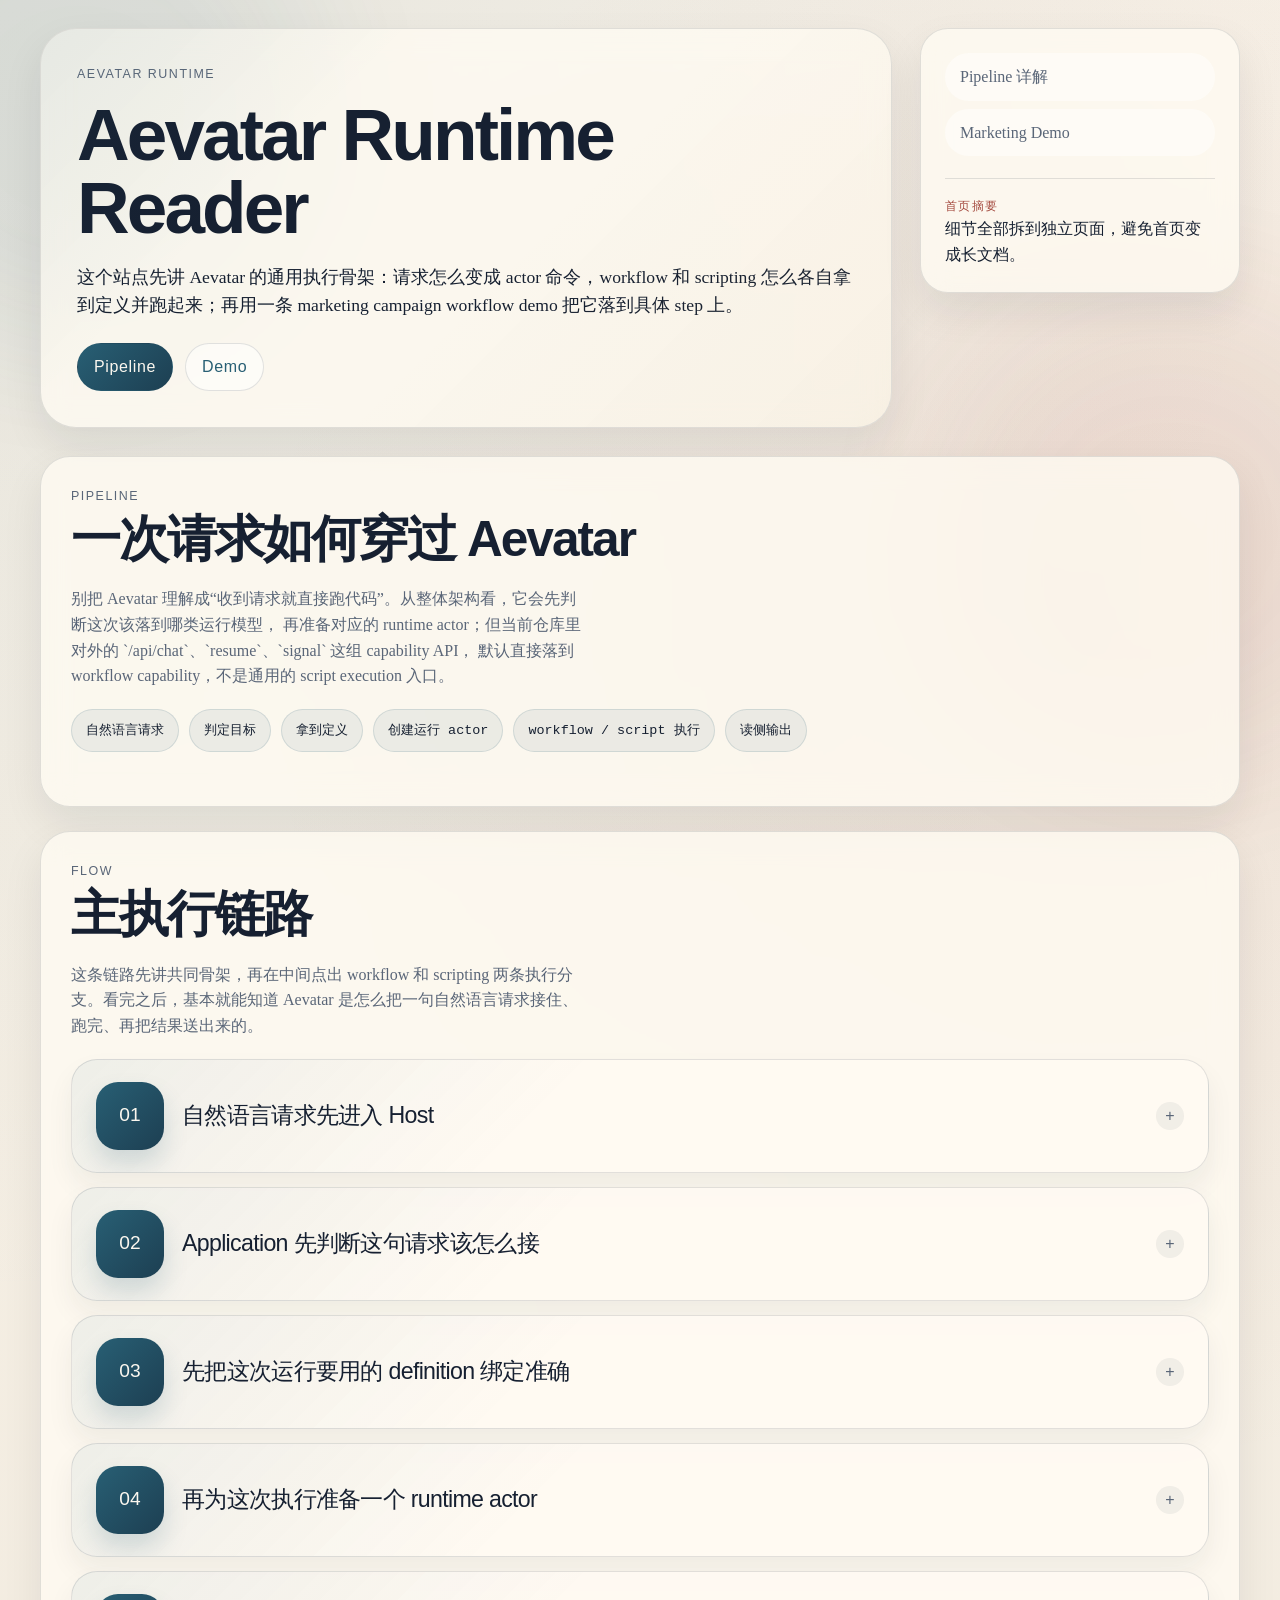
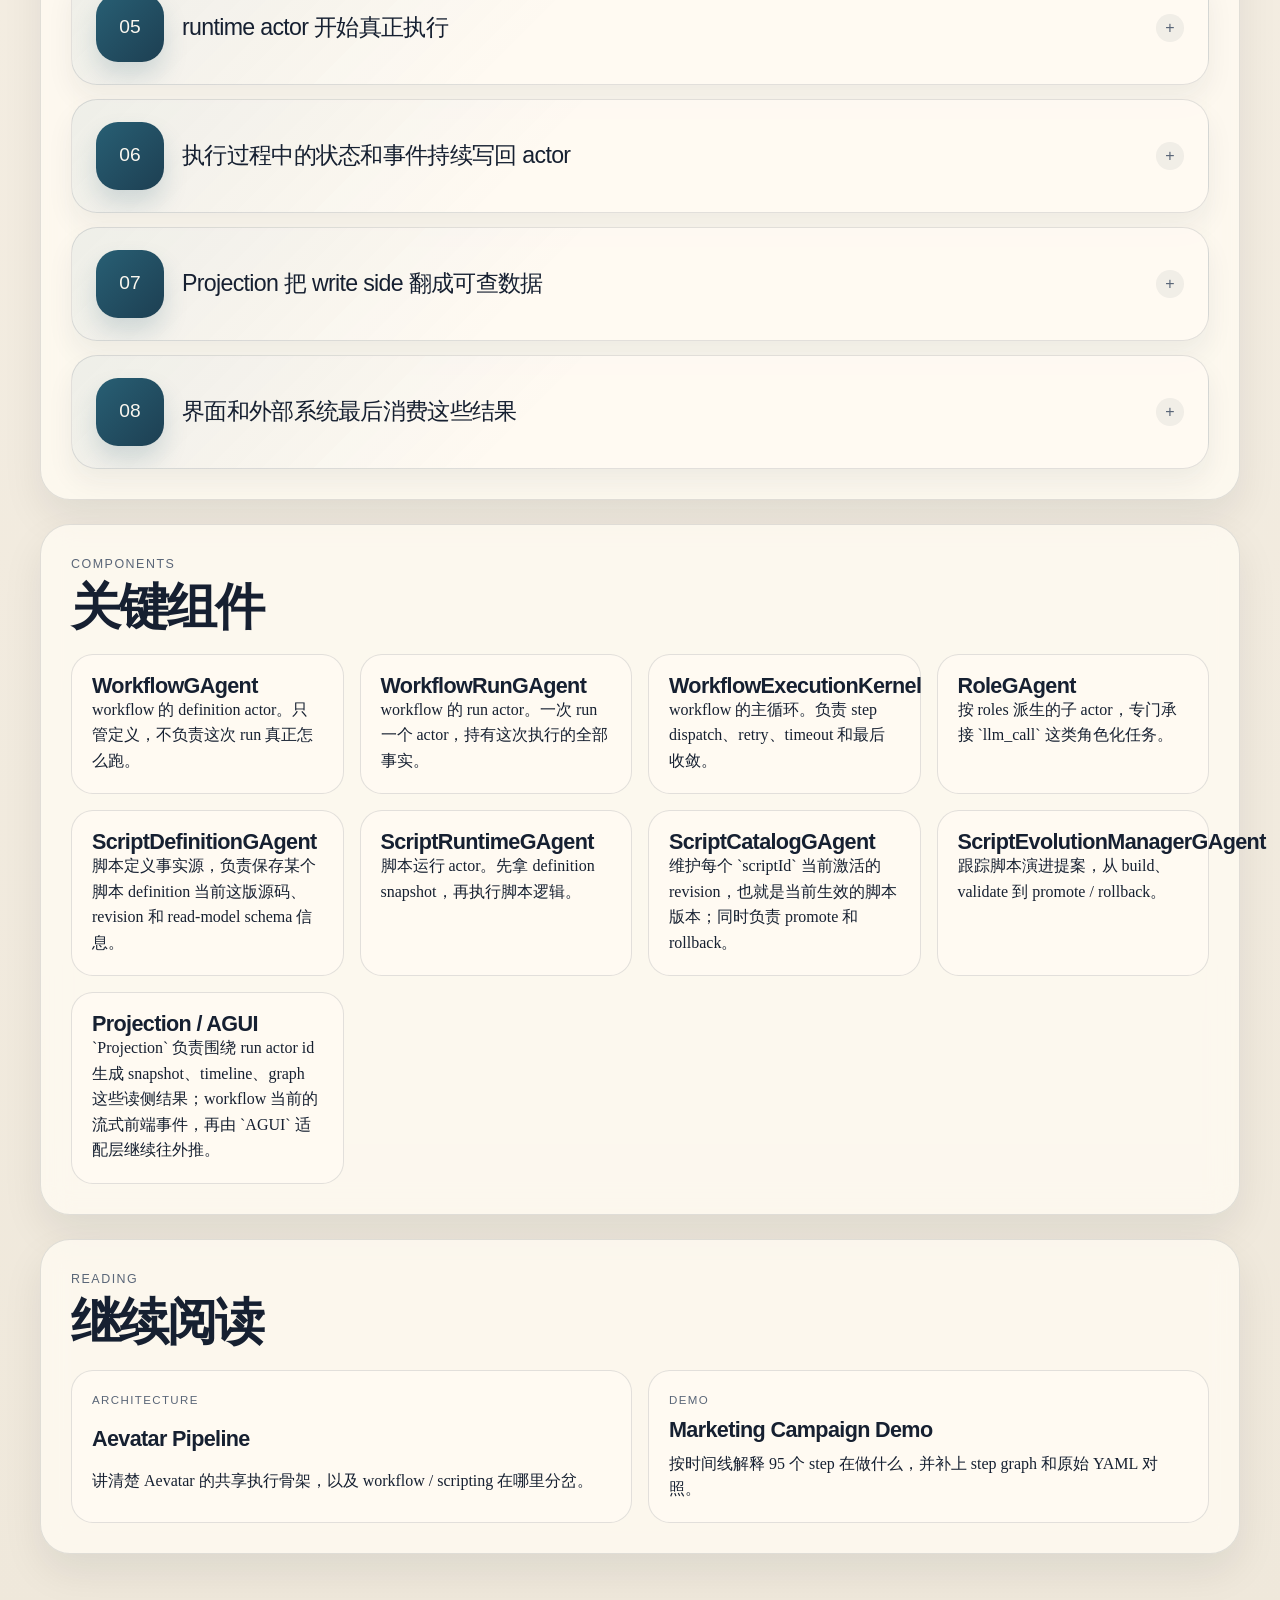
<file: index.html>
<!doctype html>
<html lang="zh-CN">
  <head>
    <meta charset="utf-8">
    <meta name="viewport" content="width=device-width, initial-scale=1">
    <title>Aevatar Runtime Reader</title>
    <meta
      name="description"
      content="Aevatar 运行骨架的静态说明站。首页先讲 workflow 与 scripting 共用的执行模式，再拆到具体页面。">
    <link rel="stylesheet" href="./styles.css">
  </head>
  <body>
    <div class="ambient ambient-a"></div>
    <div class="ambient ambient-b"></div>

    <div class="page-shell">
      <header class="hero hero-compact">
        <div class="hero-copy">
          <p class="eyebrow">Aevatar Runtime</p>
          <h1>Aevatar Runtime Reader</h1>
          <p class="lede">
            这个站点先讲 Aevatar 的通用执行骨架：请求怎么变成 actor 命令，workflow 和 scripting
            怎么各自拿到定义并跑起来；再用一条 marketing campaign workflow demo 把它落到具体 step 上。
          </p>

          <div class="hero-actions">
            <a class="button button-primary" href="./pipeline.html">Pipeline</a>
            <a class="button button-secondary" href="./marketing-demo.html">Demo</a>
          </div>
        </div>

        <aside class="hero-side">
          <nav class="section-nav" aria-label="Pages">
            <a href="./pipeline.html">Pipeline 详解</a>
            <a href="./marketing-demo.html">Marketing Demo</a>
          </nav>

          <div class="callout">
            <p class="callout-title">首页摘要</p>
            <p>细节全部拆到独立页面，避免首页变成长文档。</p>
          </div>
        </aside>
      </header>

      <main class="content">
        <section class="panel reveal" id="snapshot" data-section>
          <div class="panel-head">
            <p class="section-kicker">Pipeline</p>
            <h2>一次请求如何穿过 Aevatar</h2>
          </div>

          <p class="phase-summary">
            别把 Aevatar 理解成“收到请求就直接跑代码”。从整体架构看，它会先判断这次该落到哪类运行模型，
            再准备对应的 runtime actor；但当前仓库里对外的 `/api/chat`、`resume`、`signal` 这组 capability API，
            默认直接落到 workflow capability，不是通用的 script execution 入口。
          </p>

          <div class="event-ribbon" aria-label="Pipeline Summary">
            <span>自然语言请求</span>
            <span>判定目标</span>
            <span>拿到定义</span>
            <span>创建运行 actor</span>
            <span>workflow / script 执行</span>
            <span>读侧输出</span>
          </div>
        </section>

        <section class="panel reveal" id="flow" data-section>
          <div class="panel-head">
            <p class="section-kicker">Flow</p>
            <h2>主执行链路</h2>
          </div>

          <p class="phase-summary">
            这条链路先讲共同骨架，再在中间点出 workflow 和 scripting 两条执行分支。看完之后，基本就能知道 Aevatar 是怎么把一句自然语言请求接住、跑完、再把结果送出来的。
          </p>

          <div class="step-disclosure-list">
            <details class="step-disclosure">
              <summary class="step-summary">
                <span class="step-summary-index">01</span>
                <span class="step-summary-text">自然语言请求先进入 Host</span>
              </summary>
              <div class="step-detail-body">
                <p>这里说的请求，通常是一句自然语言，比如“帮我总结这段内容”或者“给我生成一个 workflow”。它会先通过 `POST /api/chat` 之类的入口进入 Host；`resume` 和 `signal` 则是控制已有 run 的技术接口。</p>
                <p>Host 会先做参数校验和协议适配，把外部输入整理成内部命令模型。这一层只负责接入和输出格式，不保存 workflow、script 或 run 的业务状态。</p>
              </div>
            </details>

            <details class="step-disclosure">
              <summary class="step-summary">
                <span class="step-summary-index">02</span>
                <span class="step-summary-text">Application 先判断这句请求该怎么接</span>
              </summary>
              <div class="step-detail-body">
                <p>Aevatar 的执行根是 actor。Application 会先判断这是要新开一次运行，还是去恢复、控制一条已经存在的 run。</p>
                <p>技术上，这一步会把请求送进 command pipeline，由 resolver / binder 决定目标 actor 和观察链路怎么挂。对当前这组 capability API 来说，chat 请求会先被折叠成 workflow run target，`resume` 和 `signal` 则直接指向已有 run actor。它先解决“谁来接这单”，而不是“马上怎么执行”。</p>
              </div>
            </details>

            <details class="step-disclosure">
              <summary class="step-summary">
                <span class="step-summary-index">03</span>
                <span class="step-summary-text">先把这次运行要用的 definition 绑定准确</span>
              </summary>
              <div class="step-detail-body">
                <p>workflow 分支里，这一步会先确认这次到底该跑哪一个 workflow，而且要跑对。来源可能是 registry、inline YAML，或者某个已经绑定了 definition 的 source actor；如果用户显式指定了 workflow name，系统还会校验它和 source binding 是否一致，避免跑错流程。</p>
                <p>scripting 分支里，`script revision` 指的是同一个 `scriptId` 下某一版脚本定义的版本号，不是另一条执行链路。更准确地说，这一步是在先确定要用哪个 `definitionActorId`，必要时再带上 `requestedRevision` 作为版本约束；catalog 维护“当前激活的是哪个 revision”，runtime 真正执行时还是拿 `definitionActorId + requestedRevision` 去 `ScriptDefinitionGAgent` 查询 definition snapshot。</p>
              </div>
            </details>

            <details class="step-disclosure">
              <summary class="step-summary">
                <span class="step-summary-index">04</span>
                <span class="step-summary-text">再为这次执行准备一个 runtime actor</span>
              </summary>
              <div class="step-detail-body">
                <p>拿到 definition 之后，系统不会直接在 definition actor 上开跑。workflow 这边是一 run 一个 `WorkflowRunGAgent`；scripting 这边则会准备一个 `ScriptRuntimeGAgent` 来承接这次脚本运行，默认也会生成新的 runtime actor id。</p>
                <p>这样执行状态就有清晰边界。变量、挂起点、重试、超时和最终结果，都放在 runtime actor 里；definition actor 继续只保存“跑什么”，不混进“这次怎么跑”的事实。</p>
              </div>
            </details>

            <details class="step-disclosure">
              <summary class="step-summary">
                <span class="step-summary-index">05</span>
                <span class="step-summary-text">runtime actor 开始真正执行</span>
              </summary>
              <div class="step-detail-body">
                <p>workflow 路径里，`WorkflowExecutionKernel` 会推进 step 主循环：发 `StepRequestEvent`，等模块回 `StepCompletedEvent`，再决定下一步。`connector_call`、`wait_signal`、`human_*` 都是在这里真正发生的；如果 step 配了 `target_role`，`llm_call` 会把请求交给对应的 run-scoped `RoleGAgent`，如果配了 `agent_type`，也可以解析到自定义 `IAgent`。</p>
                <p>scripting 路径里，`ScriptRuntimeGAgent` 会先查询 definition snapshot，再执行脚本逻辑。也就是说，这一步不是笼统地“分岔”，而是两个 runtime 分别进入自己的执行引擎。</p>
              </div>
            </details>

            <details class="step-disclosure">
              <summary class="step-summary">
                <span class="step-summary-index">06</span>
                <span class="step-summary-text">执行过程中的状态和事件持续写回 actor</span>
              </summary>
              <div class="step-detail-body">
                <p>运行不是最后才记一笔结果。每次步骤开始、完成、失败、挂起或恢复，runtime actor 都会把状态变化持续写回自己的事实层。这样一条 run 就算中途停住，系统后面也知道它停在哪、还在等什么、最后为什么结束。</p>
                <p>技术上，workflow 会把 `WorkflowRunExecutionStartedEvent`、`WorkflowCompletedEvent` 和各模块写进 `ExecutionStates` 的运行态落回 run actor；`wait_signal`、`human_input`、`human_approval` 这类 pending 信息也在这里。scripting 则会先记下待完成的 definition query，再把真正执行产出的 `ScriptRunDomainEventCommitted` 以及 state/read-model payload 写回去。所以 write side 在 actor 里，不在 controller、UI 或临时 service 里。</p>
              </div>
            </details>

            <details class="step-disclosure">
              <summary class="step-summary">
                <span class="step-summary-index">07</span>
                <span class="step-summary-text">Projection 把 write side 翻成可查数据</span>
              </summary>
              <div class="step-detail-body">
                <p>Projection 不负责推进业务，它负责把运行中的事实翻译成更容易查、更容易展示的结果。它消费的是 run actor 发出的 runtime `EventEnvelope` stream，再整理成 snapshot、timeline、graph 这类读侧模型。</p>
                <p>对 workflow 来说，这里其实有两条读侧分支：一条把同一条 envelope stream 投成 `WorkflowExecutionReport` 这类查询模型，供 `/api/actors/*` 去查；另一条把同一条 stream 映射成可继续往外转发的 `WorkflowRunEventEnvelope`。这就是 Aevatar 里的 CQRS 分界线：actor 负责写侧，projection 负责把写侧事实翻成读侧结果。</p>
              </div>
            </details>

            <details class="step-disclosure">
              <summary class="step-summary">
                <span class="step-summary-index">08</span>
                <span class="step-summary-text">界面和外部系统最后消费这些结果</span>
              </summary>
              <div class="step-detail-body">
                <p>最后，前端和外部系统才真正消费这些结果。workflow 这条前端实时链路里，SSE 和 WebSocket 推送的不是 actor 内部状态，而是一串稳定的 `WorkflowRunEventEnvelope`；前端只需要按事件类型去渲染文本增量、step 开始/结束、工具调用和收尾状态。</p>
                <p>再具体一点：SSE 在 accepted 之后会先发一条 `aevatar.run.context`，后面持续跟运行事件；收尾阶段还会补一条 `state_snapshot`。如果外部系统不想订流，也可以直接查 `/api/actors/*` 读侧接口拿 snapshot、timeline 或 graph。这里说的仍然是 workflow capability；scripting 也有 projection/read model，但当前仓库里没有一条和 workflow 完全同构的 AGUI 前端事件链路。</p>
              </div>
            </details>
          </div>
        </section>

        <section class="panel reveal" id="components" data-section>
          <div class="panel-head">
            <p class="section-kicker">Components</p>
            <h2>关键组件</h2>
          </div>

          <div class="component-grid">
            <article class="component-card">
              <h3>WorkflowGAgent</h3>
              <p>workflow 的 definition actor。只管定义，不负责这次 run 真正怎么跑。</p>
            </article>
            <article class="component-card">
              <h3>WorkflowRunGAgent</h3>
              <p>workflow 的 run actor。一次 run 一个 actor，持有这次执行的全部事实。</p>
            </article>
            <article class="component-card">
              <h3>WorkflowExecutionKernel</h3>
              <p>workflow 的主循环。负责 step dispatch、retry、timeout 和最后收敛。</p>
            </article>
            <article class="component-card">
              <h3>RoleGAgent</h3>
              <p>按 roles 派生的子 actor，专门承接 `llm_call` 这类角色化任务。</p>
            </article>
            <article class="component-card">
              <h3>ScriptDefinitionGAgent</h3>
              <p>脚本定义事实源，负责保存某个脚本 definition 当前这版源码、revision 和 read-model schema 信息。</p>
            </article>
            <article class="component-card">
              <h3>ScriptRuntimeGAgent</h3>
              <p>脚本运行 actor。先拿 definition snapshot，再执行脚本逻辑。</p>
            </article>
            <article class="component-card">
              <h3>ScriptCatalogGAgent</h3>
              <p>维护每个 `scriptId` 当前激活的 revision，也就是当前生效的脚本版本；同时负责 promote 和 rollback。</p>
            </article>
            <article class="component-card">
              <h3>ScriptEvolutionManagerGAgent</h3>
              <p>跟踪脚本演进提案，从 build、validate 到 promote / rollback。</p>
            </article>
            <article class="component-card">
              <h3>Projection / AGUI</h3>
              <p>`Projection` 负责围绕 run actor id 生成 snapshot、timeline、graph 这些读侧结果；workflow 当前的流式前端事件，再由 `AGUI` 适配层继续往外推。</p>
            </article>
          </div>
        </section>

        <section class="panel reveal" id="reading" data-section>
          <div class="panel-head">
            <p class="section-kicker">Reading</p>
            <h2>继续阅读</h2>
          </div>

          <div class="reading-grid">
            <a class="reading-card" href="./pipeline.html">
              <p class="reading-tag">Architecture</p>
              <h3>Aevatar Pipeline</h3>
              <p>
                讲清楚 Aevatar 的共享执行骨架，以及 workflow / scripting 在哪里分岔。
              </p>
            </a>

            <a class="reading-card" href="./marketing-demo.html">
              <p class="reading-tag">Demo</p>
              <h3>Marketing Campaign Demo</h3>
              <p>
                按时间线解释 95 个 step 在做什么，并补上 step graph 和原始 YAML 对照。
              </p>
            </a>
          </div>
        </section>
      </main>
    </div>

    <script src="./app.js"></script>
  </body>
</html>
</file>
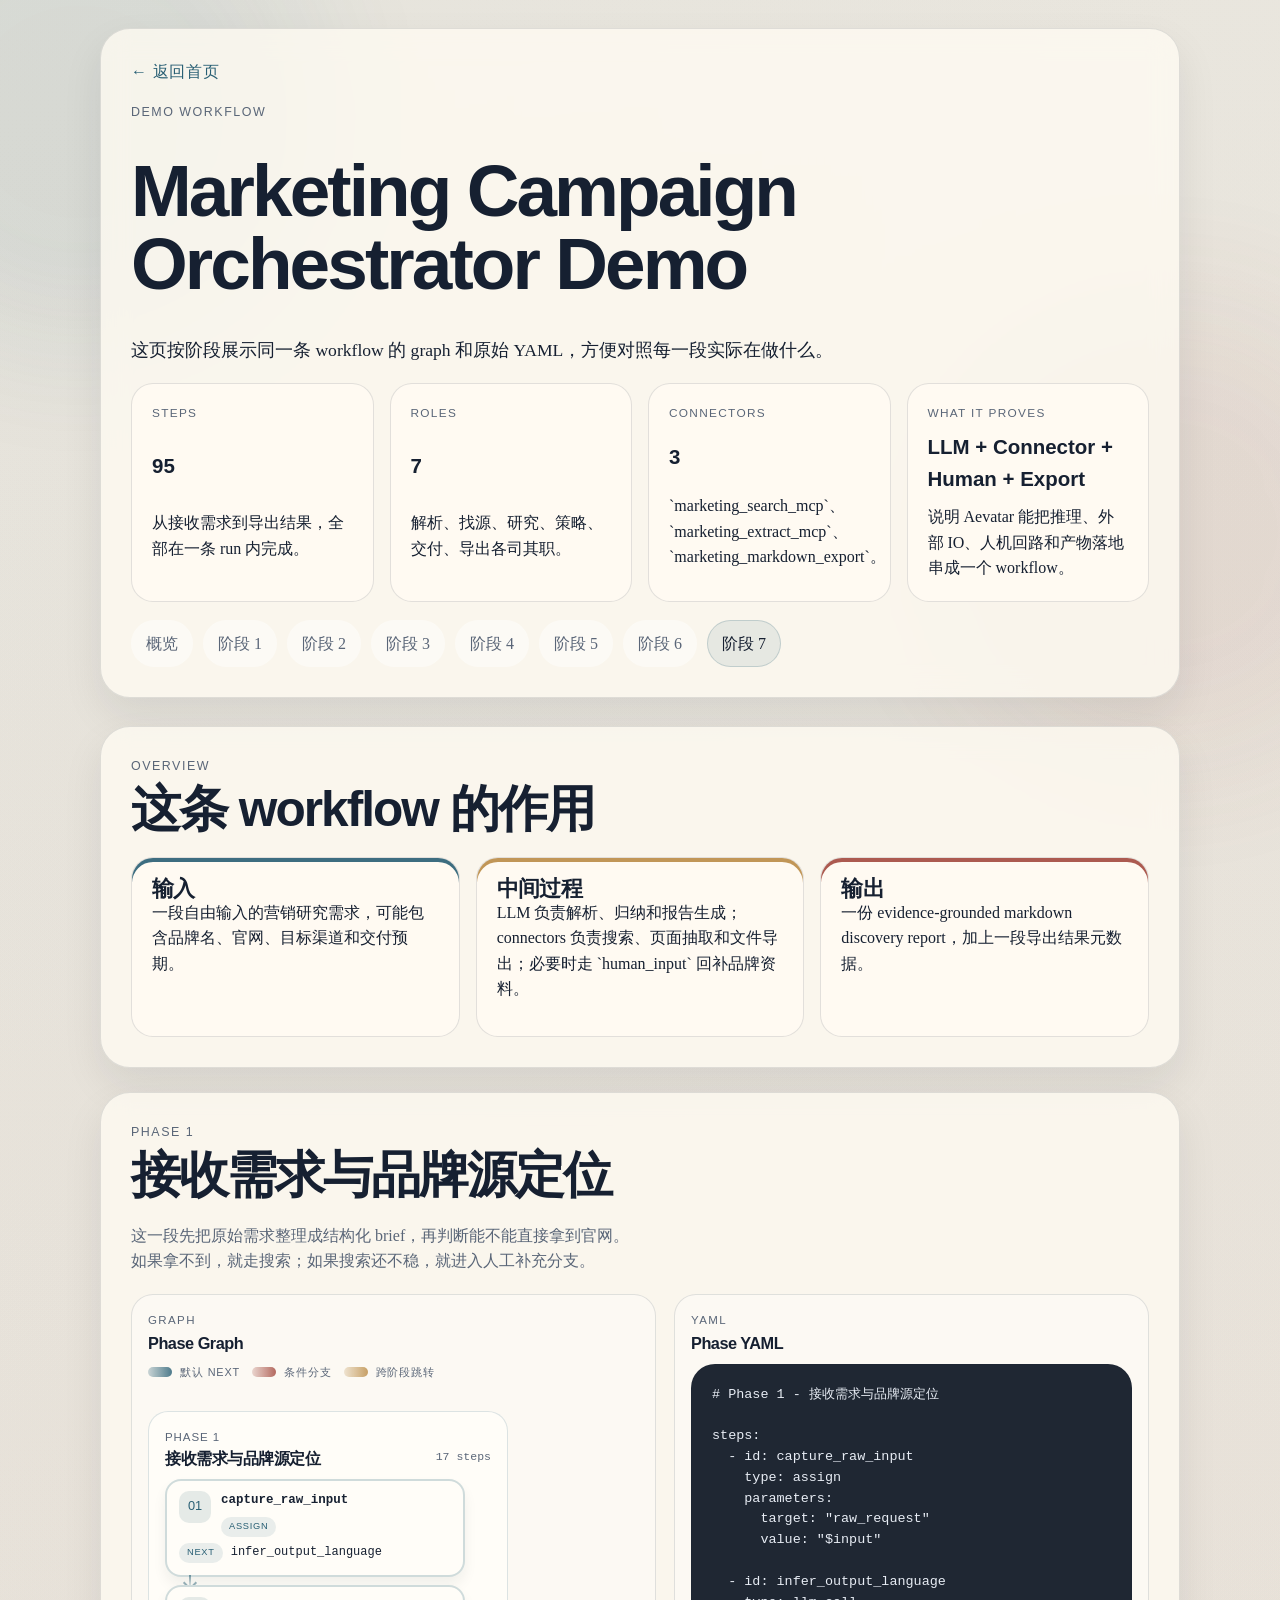
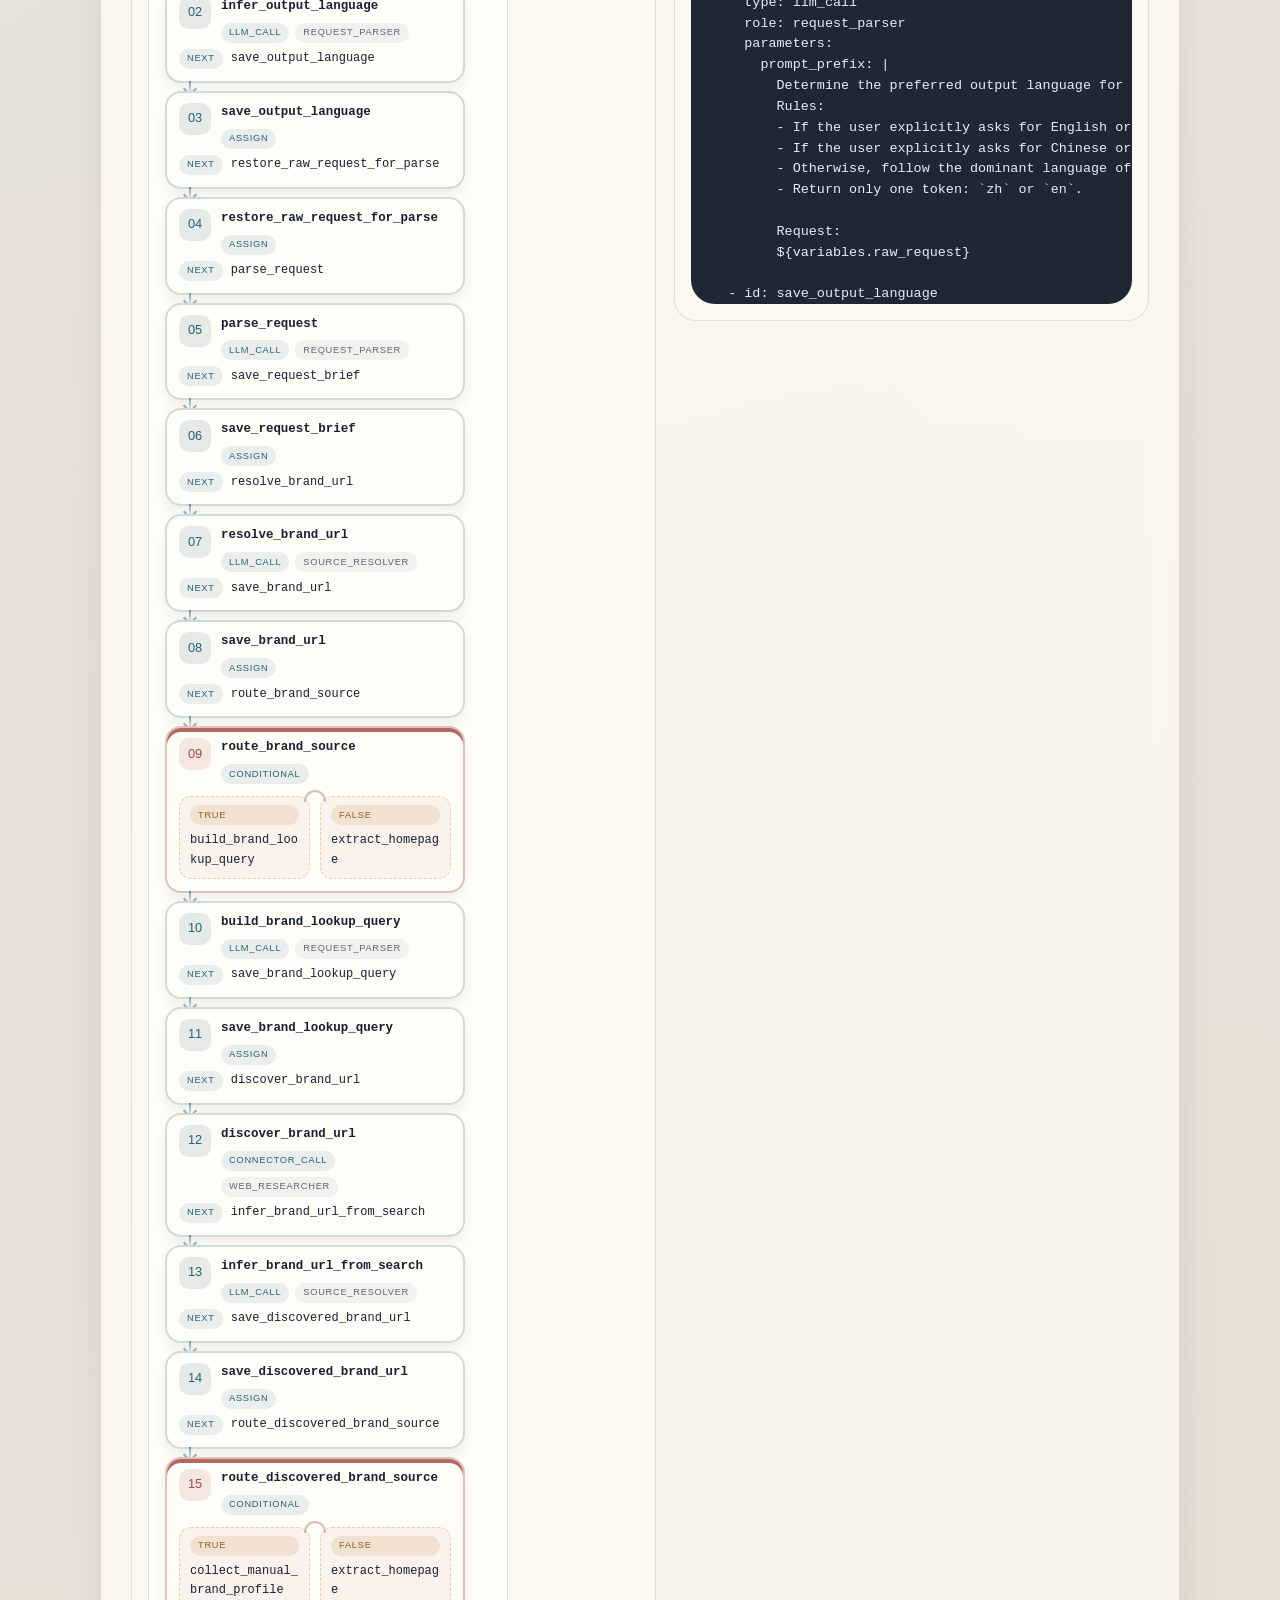
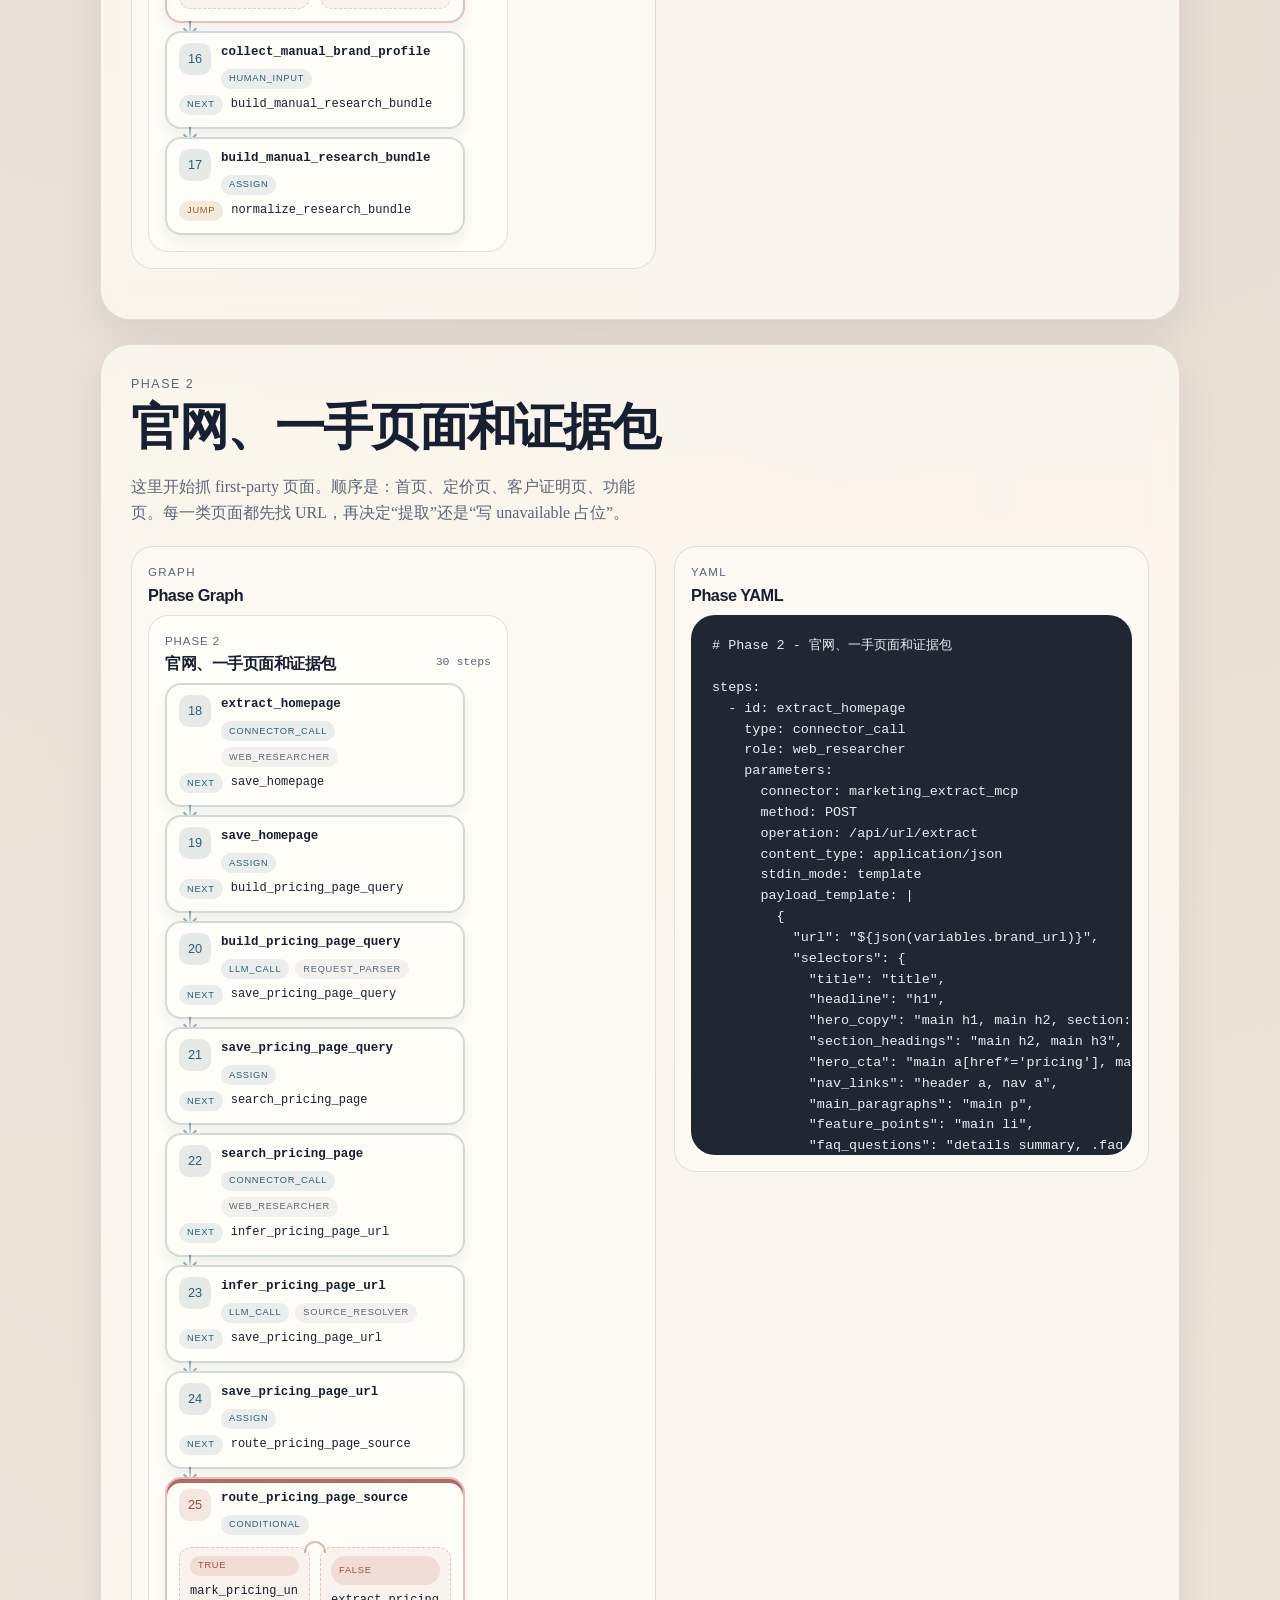
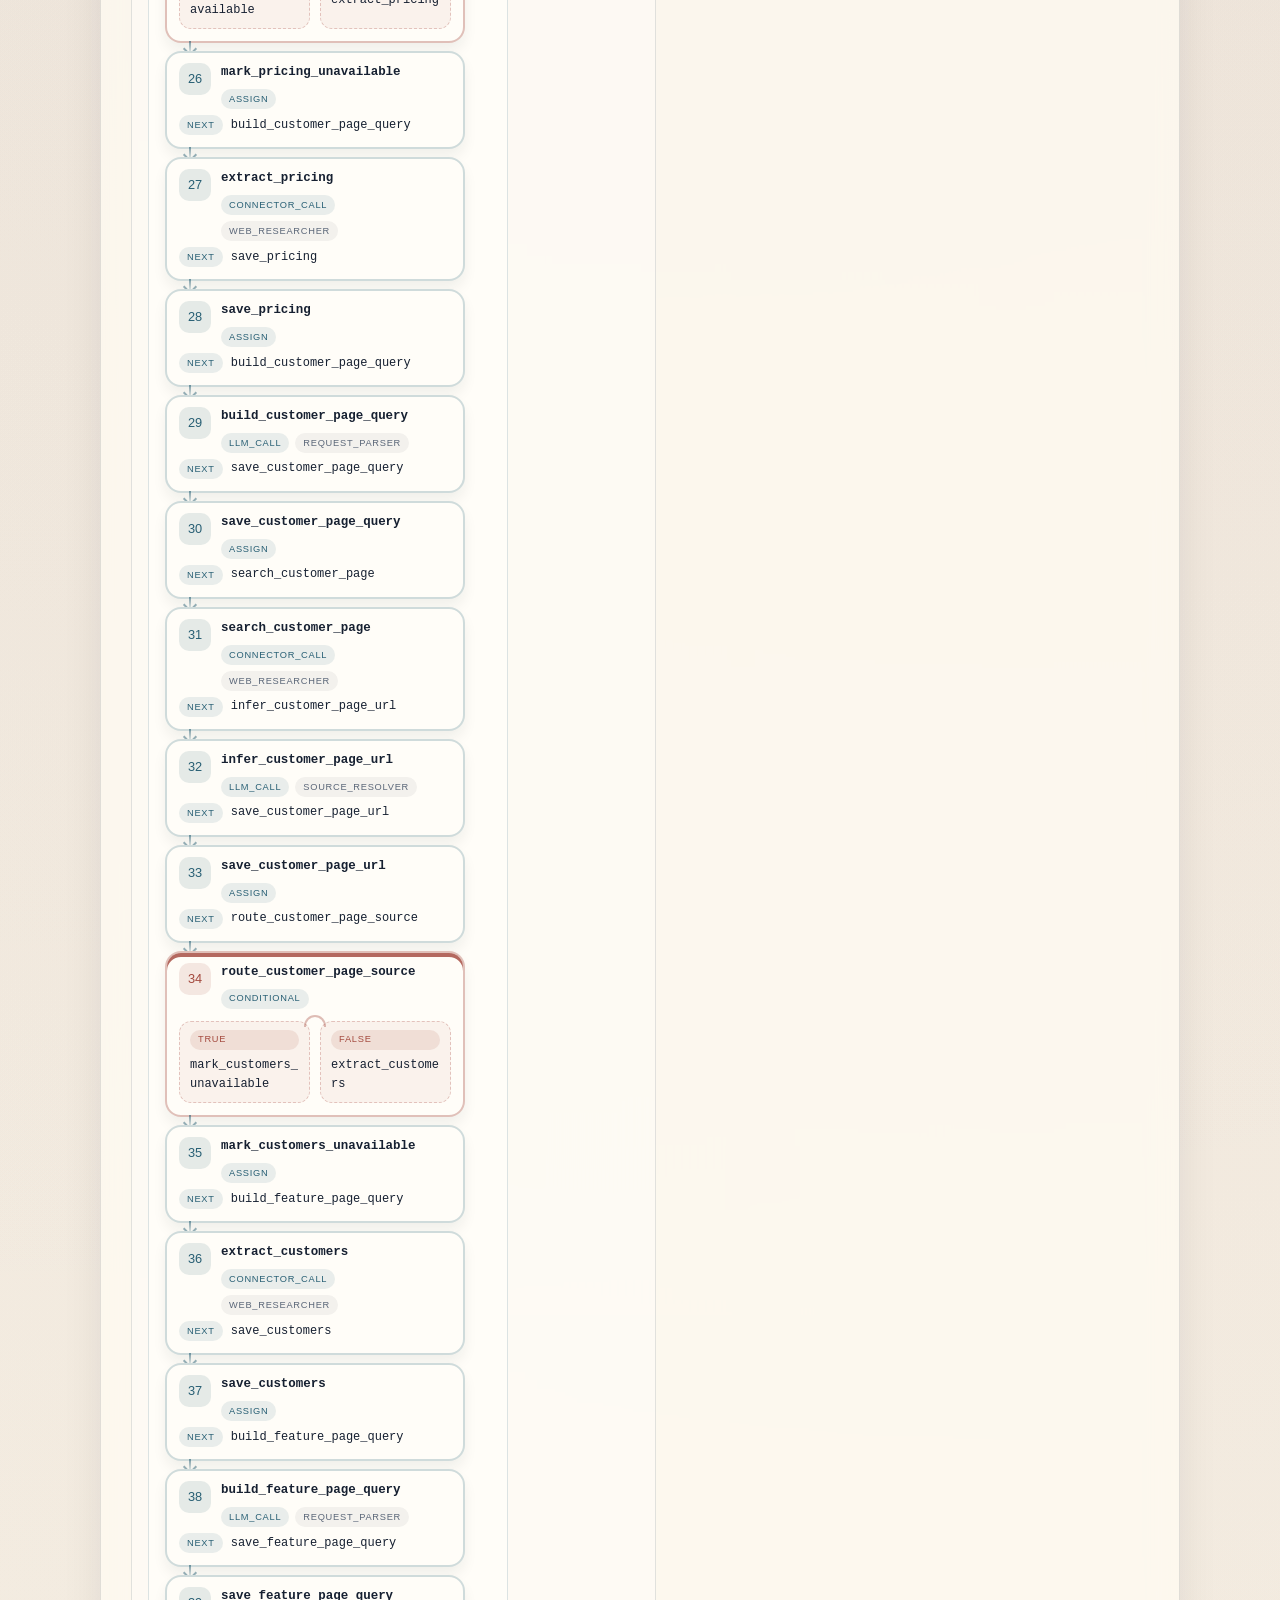
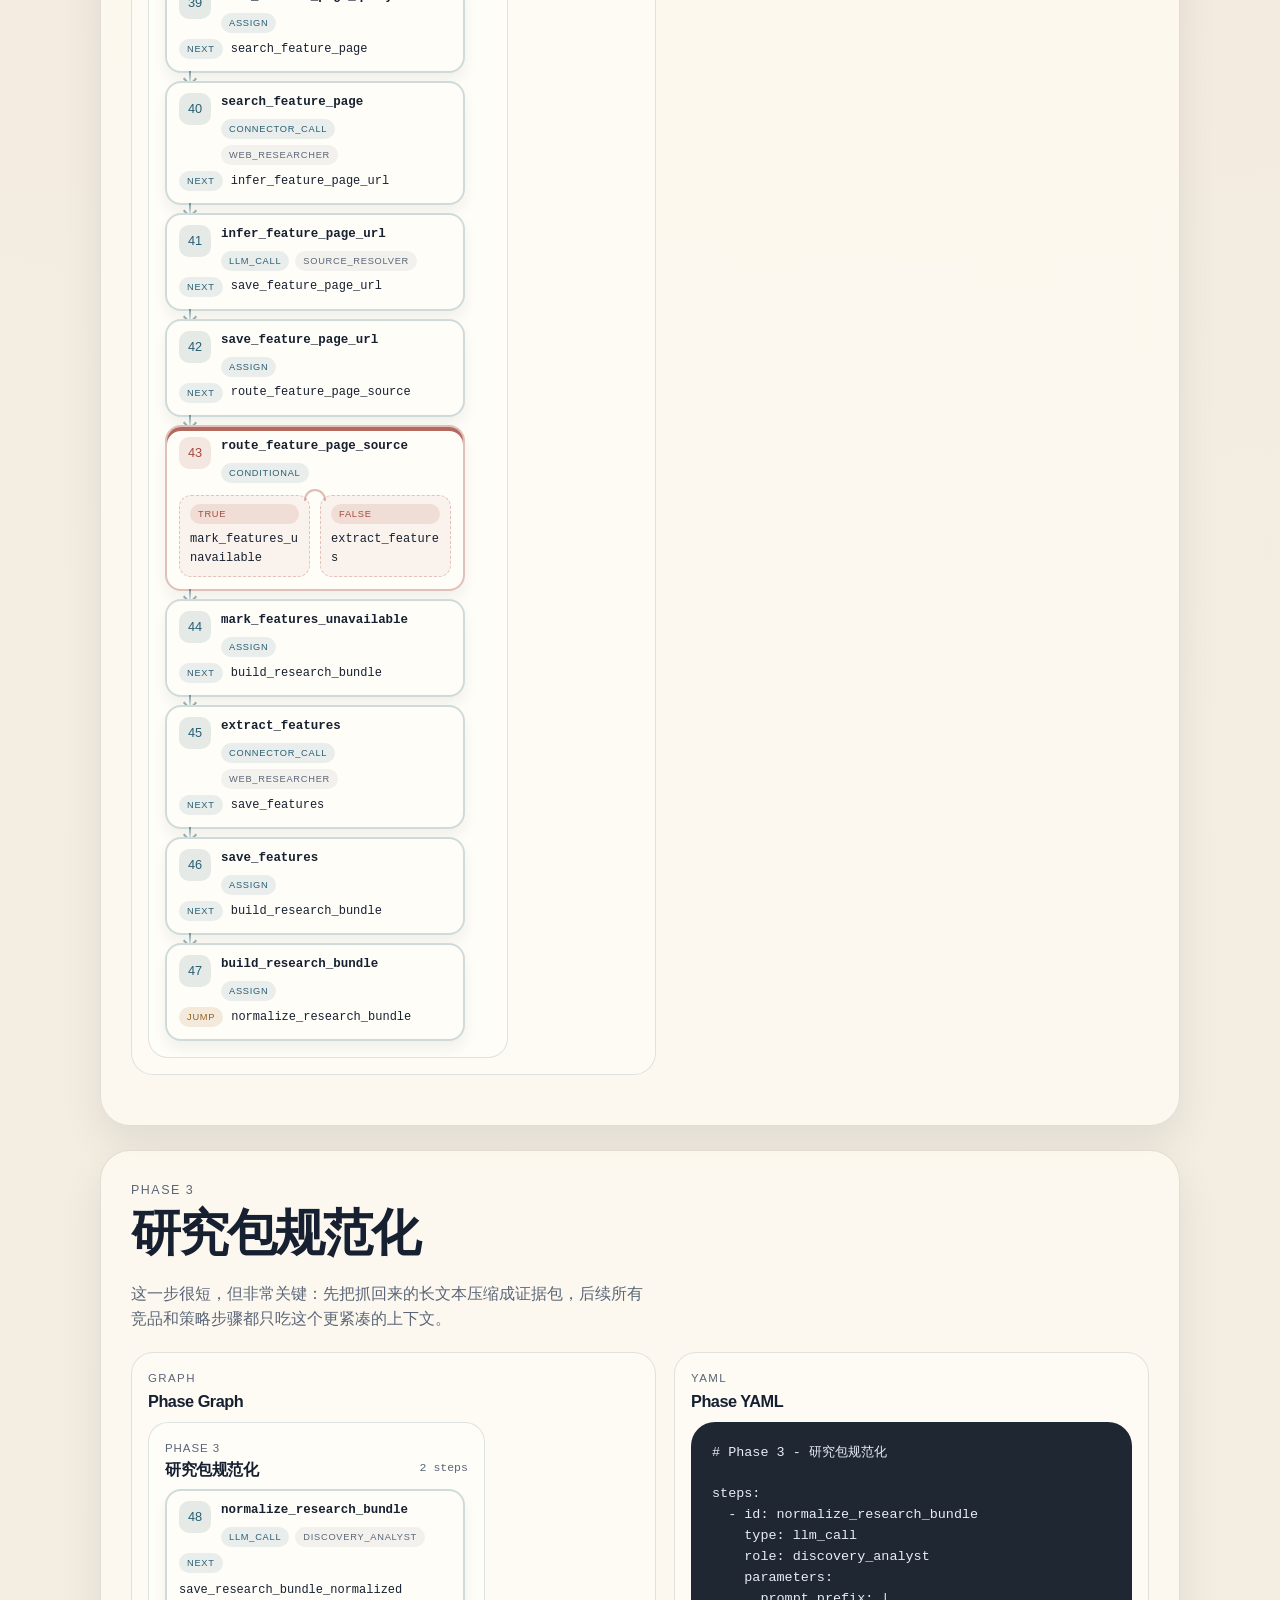
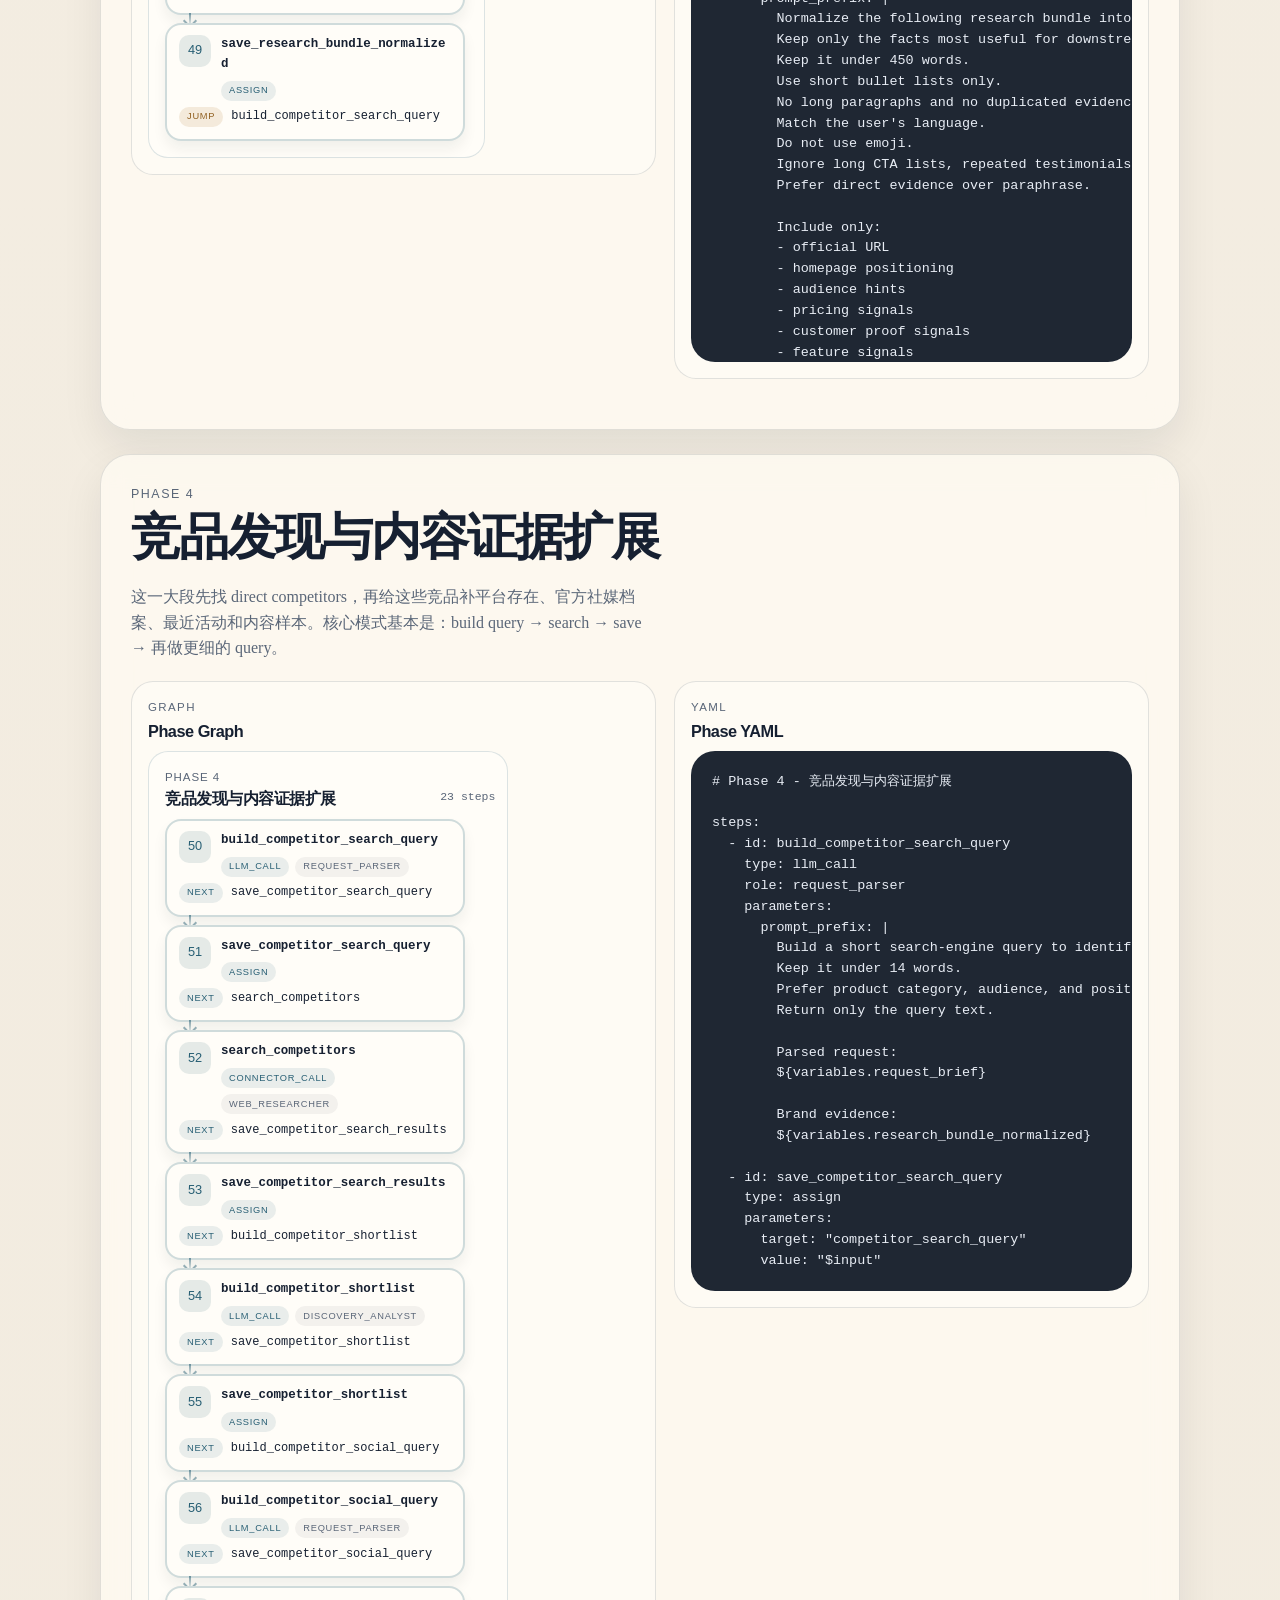
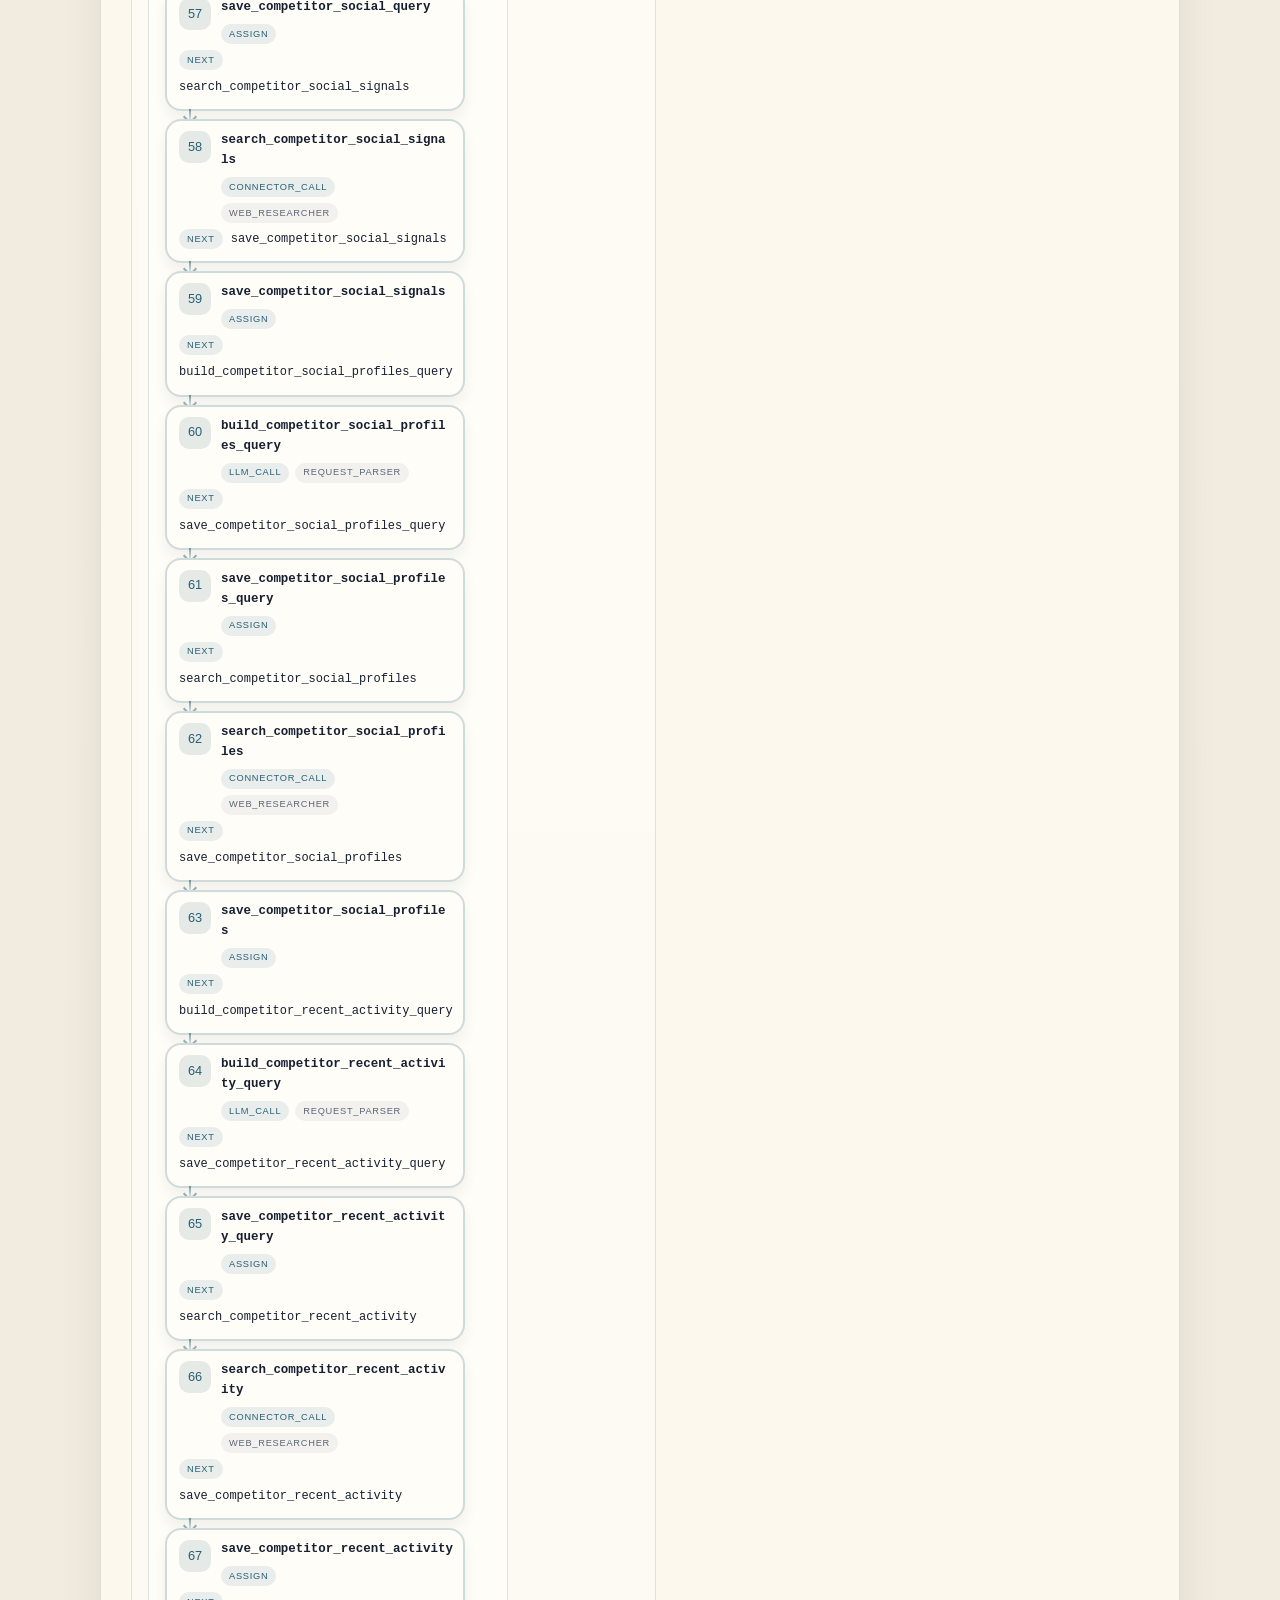
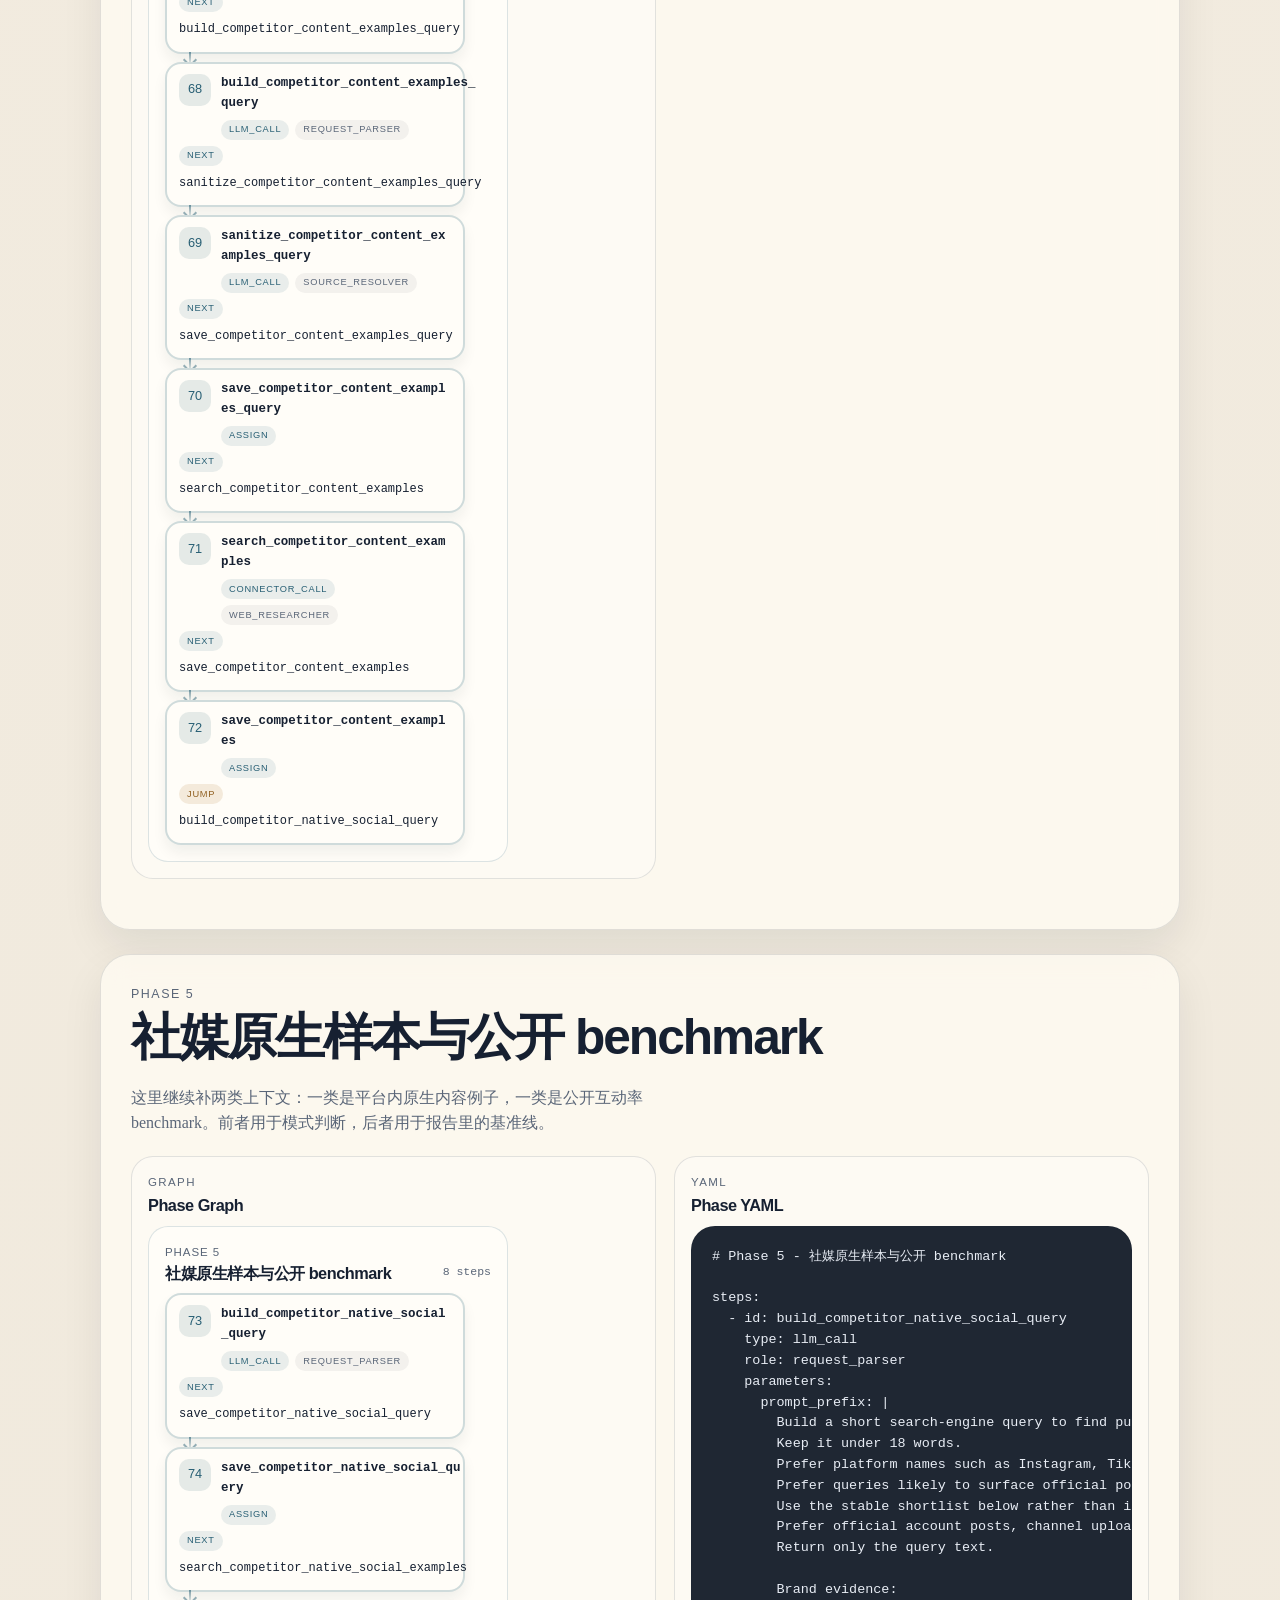
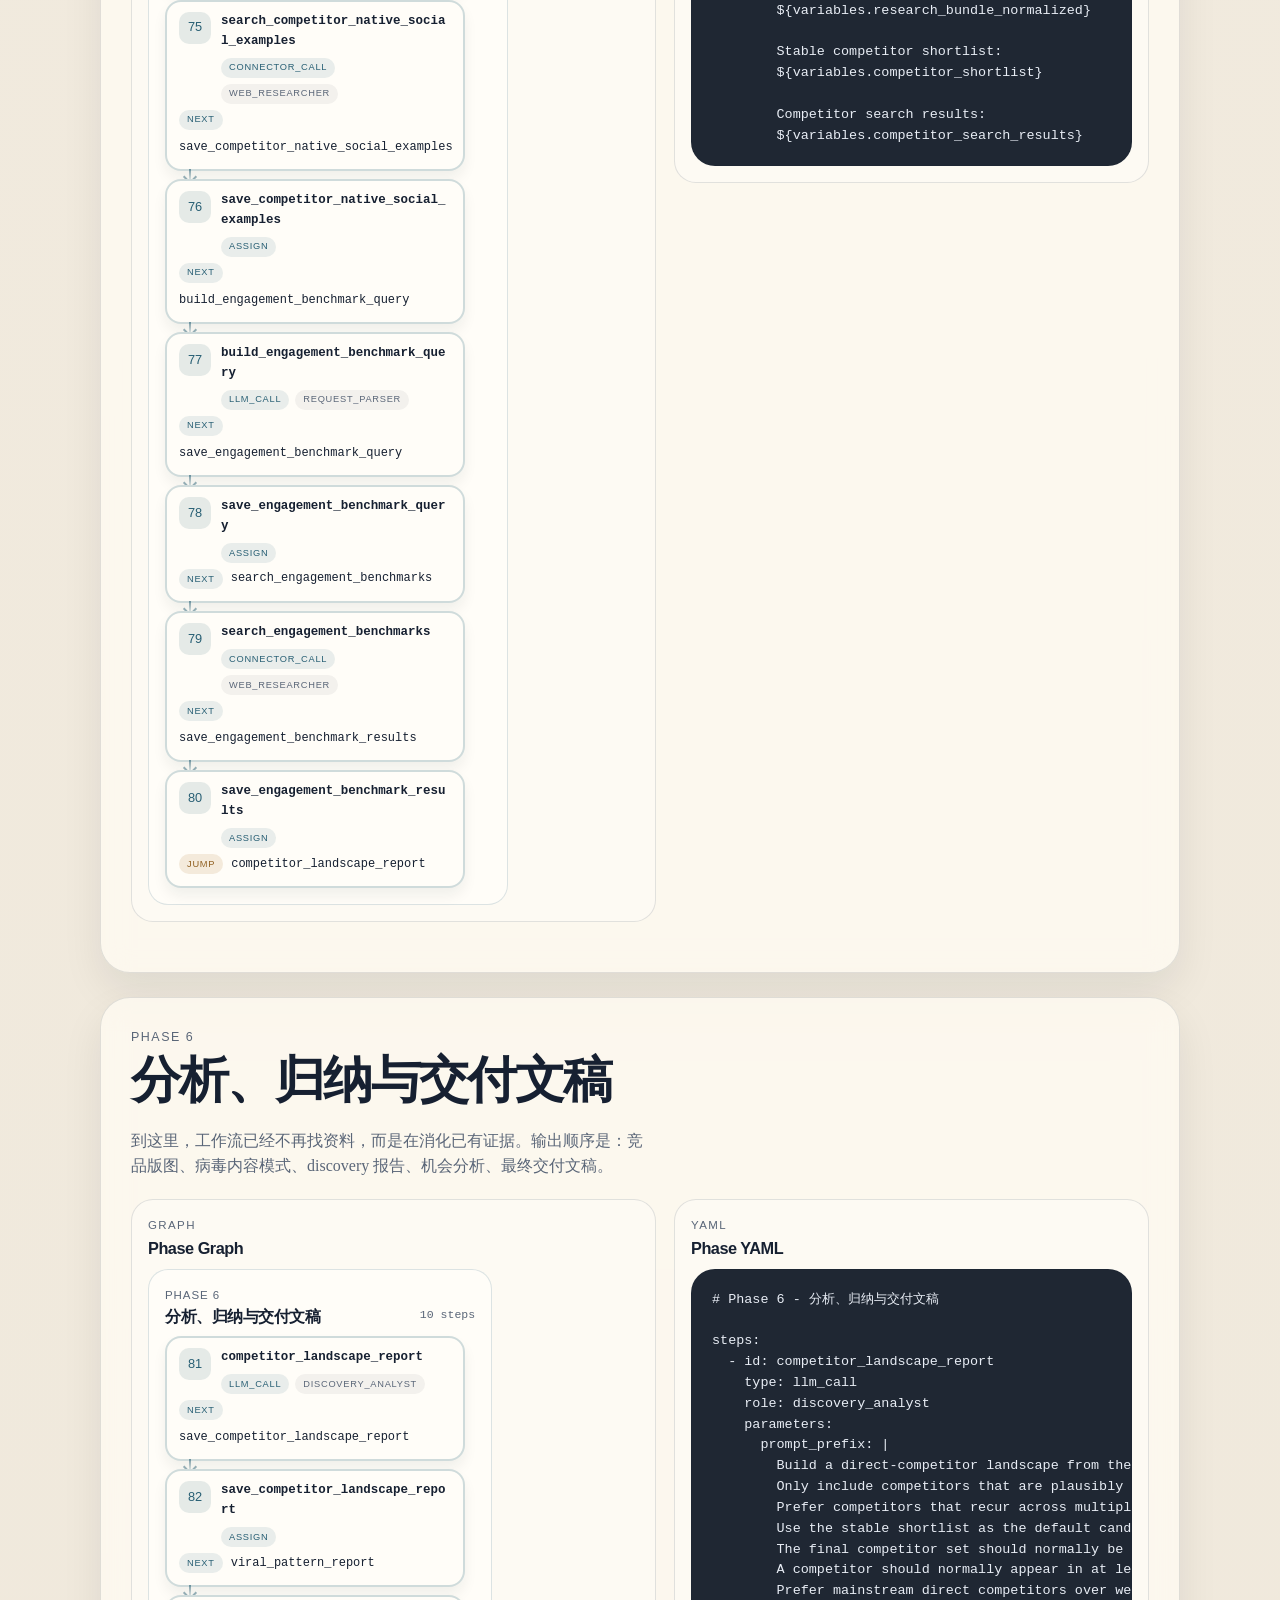
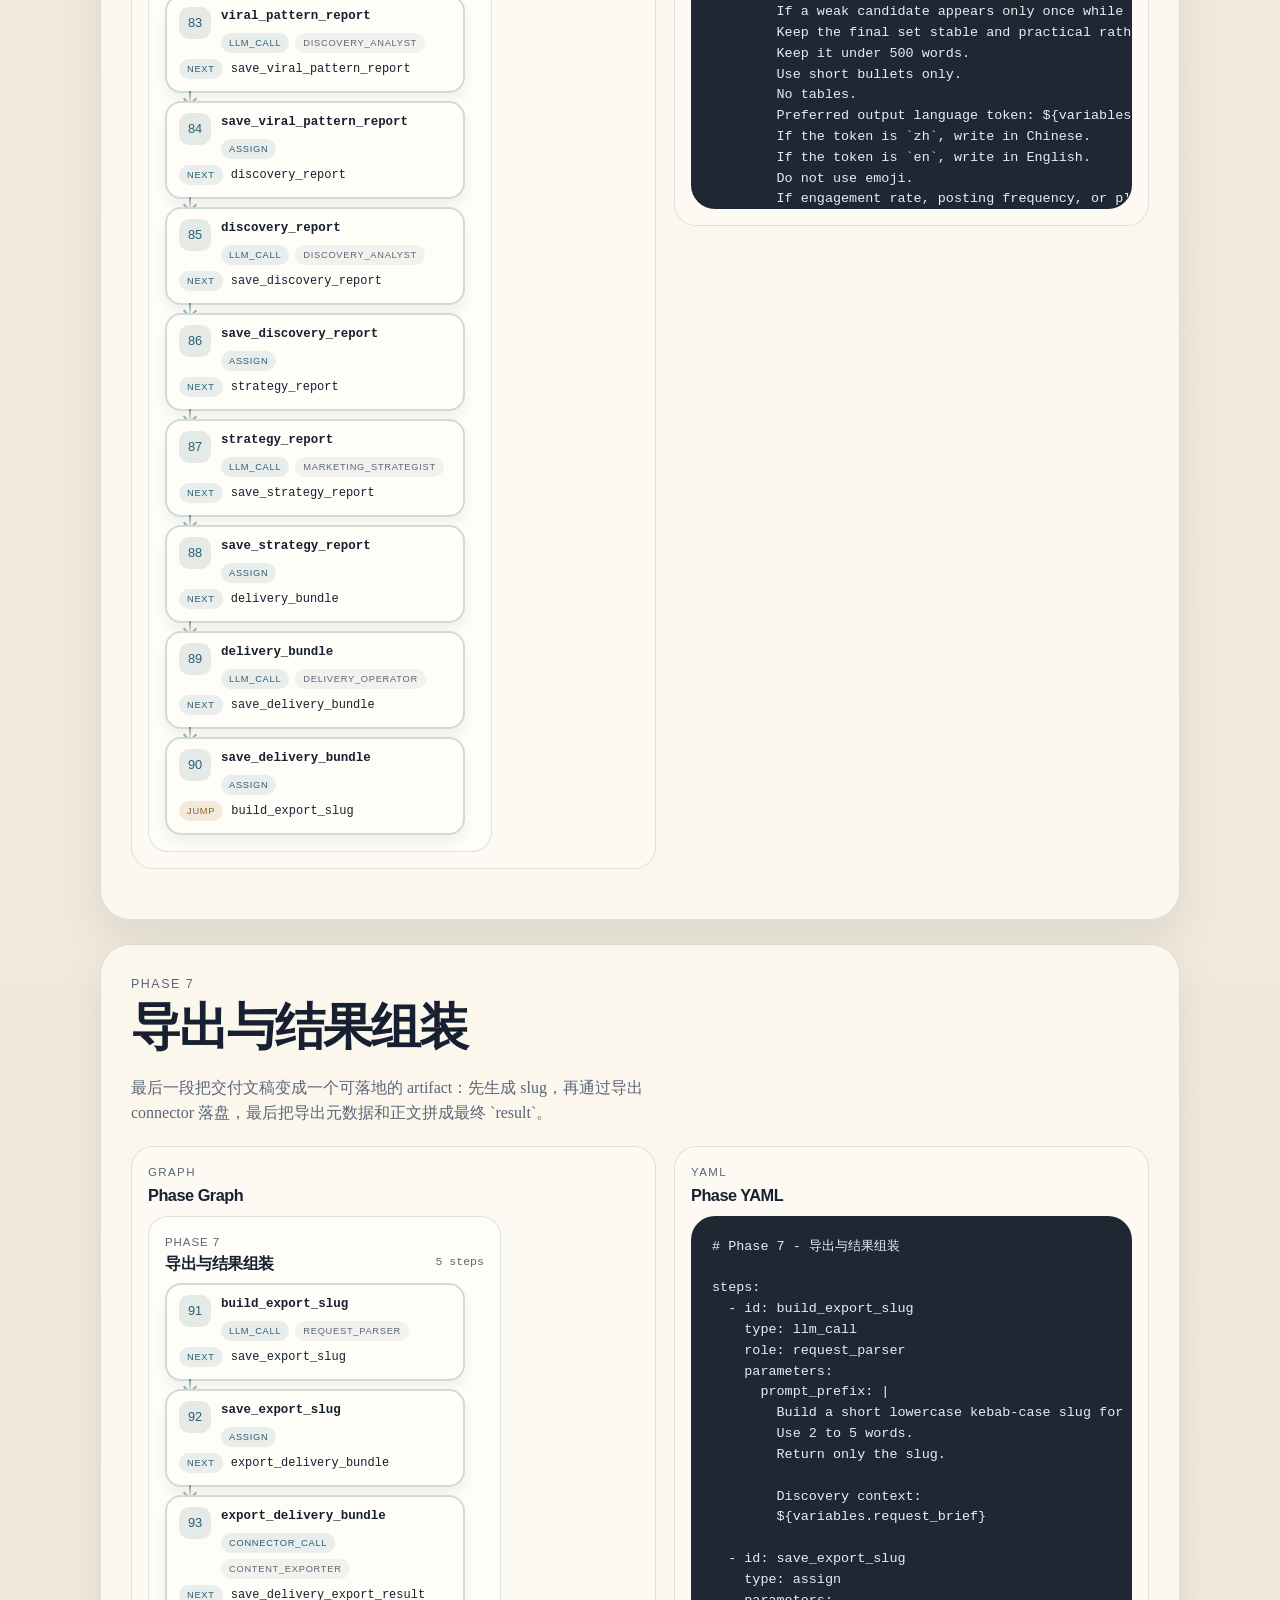
<file: marketing-demo.html>
<!doctype html>
<html lang="zh-CN">
  <head>
    <meta charset="utf-8">
    <meta name="viewport" content="width=device-width, initial-scale=1">
    <title>Marketing Campaign Orchestrator Demo</title>
    <meta
      name="description"
      content="展示 marketing_campaign_orchestrator workflow 的分阶段 graph 和原始 YAML。">
    <link rel="stylesheet" href="./styles.css">
  </head>
  <body>
    <div class="ambient ambient-a"></div>
    <div class="ambient ambient-b"></div>

    <div class="page-shell article-shell">
      <header class="article-hero panel">
        <a class="back-link" href="./index.html">← 返回首页</a>
        <p class="eyebrow">Demo Workflow</p>
        <h1>Marketing Campaign Orchestrator Demo</h1>
        <p class="lede">
          这页按阶段展示同一条 workflow 的 graph 和原始 YAML，方便对照每一段实际在做什么。
        </p>

        <div class="stat-grid">
          <article class="stat-card">
            <span>Steps</span>
            <strong>95</strong>
            <p>从接收需求到导出结果，全部在一条 run 内完成。</p>
          </article>
          <article class="stat-card">
            <span>Roles</span>
            <strong>7</strong>
            <p>解析、找源、研究、策略、交付、导出各司其职。</p>
          </article>
          <article class="stat-card">
            <span>Connectors</span>
            <strong>3</strong>
            <p>`marketing_search_mcp`、`marketing_extract_mcp`、`marketing_markdown_export`。</p>
          </article>
          <article class="stat-card">
            <span>What It Proves</span>
            <strong>LLM + Connector + Human + Export</strong>
            <p>说明 Aevatar 能把推理、外部 IO、人机回路和产物落地串成一个 workflow。</p>
          </article>
        </div>

        <nav class="page-nav" data-nav>
          <a href="#overview">概览</a>
          <a href="#phase-1">阶段 1</a>
          <a href="#phase-2">阶段 2</a>
          <a href="#phase-3">阶段 3</a>
          <a href="#phase-4">阶段 4</a>
          <a href="#phase-5">阶段 5</a>
          <a href="#phase-6">阶段 6</a>
          <a href="#phase-7">阶段 7</a>
        </nav>
      </header>

      <main class="content">
        <section class="panel reveal" id="overview" data-section>
          <div class="panel-head">
            <p class="section-kicker">Overview</p>
            <h2>这条 workflow 的作用</h2>
          </div>

          <div class="definition-grid">
            <article class="definition-card accent-blue">
              <h3>输入</h3>
              <p>一段自由输入的营销研究需求，可能包含品牌名、官网、目标渠道和交付预期。</p>
            </article>
            <article class="definition-card accent-sand">
              <h3>中间过程</h3>
              <p>LLM 负责解析、归纳和报告生成；connectors 负责搜索、页面抽取和文件导出；必要时走 `human_input` 回补品牌资料。</p>
            </article>
            <article class="definition-card accent-red">
              <h3>输出</h3>
              <p>一份 evidence-grounded markdown discovery report，加上一段导出结果元数据。</p>
            </article>
          </div>
        </section>

        <section class="panel reveal" id="phase-1" data-section data-phase-section>
          <div class="panel-head">
            <p class="section-kicker">Phase 1</p>
            <h2>接收需求与品牌源定位</h2>
          </div>
          <p class="phase-summary">
            这一段先把原始需求整理成结构化 brief，再判断能不能直接拿到官网。如果拿不到，就走搜索；如果搜索还不稳，就进入人工补充分支。
          </p>
          <div class="phase-assets">
            <section class="phase-asset">
              <div class="phase-asset-head">
                <p class="reading-tag">Graph</p>
                <h3>Phase Graph</h3>
              </div>
              <div class="graph-legend" aria-label="Graph Legend">
                <span class="graph-legend-item"><i class="legend-line"></i>默认 next</span>
                <span class="graph-legend-item"><i class="legend-branch"></i>条件分支</span>
                <span class="graph-legend-item"><i class="legend-cross"></i>跨阶段跳转</span>
              </div>
              <div class="workflow-graph workflow-graph-compact" data-phase-graph></div>
            </section>
            <section class="phase-asset">
              <div class="phase-asset-head">
                <p class="reading-tag">YAML</p>
                <h3>Phase YAML</h3>
              </div>
              <pre class="code-block code-block-phase" data-phase-yaml></pre>
            </section>
          </div>

          <ol class="step-timeline">
            <li class="step-card"><span class="step-no">01</span><div><div class="step-head"><strong>capture_raw_input</strong><span class="chip">assign</span></div><p>把用户原始请求写入 `raw_request`，作为全链路的起点。</p></div></li>
            <li class="step-card"><span class="step-no">02</span><div><div class="step-head"><strong>infer_output_language</strong><span class="chip">llm_call</span><span class="chip">request_parser</span></div><p>判断最终报告该用 `zh` 还是 `en`。</p></div></li>
            <li class="step-card"><span class="step-no">03</span><div><div class="step-head"><strong>save_output_language</strong><span class="chip">assign</span></div><p>保存输出语言 token，后面的报告步骤都会读这个变量。</p></div></li>
            <li class="step-card"><span class="step-no">04</span><div><div class="step-head"><strong>restore_raw_request_for_parse</strong><span class="chip">assign</span></div><p>复制原始请求，为解析链路准备稳定输入。</p></div></li>
            <li class="step-card"><span class="step-no">05</span><div><div class="step-head"><strong>parse_request</strong><span class="chip">llm_call</span><span class="chip">request_parser</span></div><p>把自由输入整理成结构化 brief，抽出品牌、URL、目标、渠道、素材类型和备注。</p></div></li>
            <li class="step-card"><span class="step-no">06</span><div><div class="step-head"><strong>save_request_brief</strong><span class="chip">assign</span></div><p>保存结构化 brief，后面所有搜索和判断都基于它。</p></div></li>
            <li class="step-card"><span class="step-no">07</span><div><div class="step-head"><strong>resolve_brand_url</strong><span class="chip">llm_call</span><span class="chip">source_resolver</span></div><p>根据 brief 判断能否直接推断出官方官网 URL。</p></div></li>
            <li class="step-card"><span class="step-no">08</span><div><div class="step-head"><strong>save_brand_url</strong><span class="chip">assign</span></div><p>保存官网 URL，或者保存 `NONE`。</p></div></li>
            <li class="step-card branch-card" data-branches="true:build_brand_lookup_query|false:extract_homepage"><span class="step-no">09</span><div><div class="step-head"><strong>route_brand_source</strong><span class="chip">conditional</span></div><p>如果官网缺失，就先生成搜索 query；如果已有官网，就直接抓首页。</p></div></li>
            <li class="step-card"><span class="step-no">10</span><div><div class="step-head"><strong>build_brand_lookup_query</strong><span class="chip">llm_call</span><span class="chip">request_parser</span></div><p>生成一个短搜索词，目标只有一个：找到官网。</p></div></li>
            <li class="step-card"><span class="step-no">11</span><div><div class="step-head"><strong>save_brand_lookup_query</strong><span class="chip">assign</span></div><p>保存官网搜索 query。</p></div></li>
            <li class="step-card"><span class="step-no">12</span><div><div class="step-head"><strong>discover_brand_url</strong><span class="chip">connector_call</span><span class="chip">web_researcher</span></div><p>调用 `marketing_search_mcp` 搜索官网候选结果。</p></div></li>
            <li class="step-card"><span class="step-no">13</span><div><div class="step-head"><strong>infer_brand_url_from_search</strong><span class="chip">llm_call</span><span class="chip">source_resolver</span></div><p>从搜索结果里挑出最可信的官方 URL。</p></div></li>
            <li class="step-card"><span class="step-no">14</span><div><div class="step-head"><strong>save_discovered_brand_url</strong><span class="chip">assign</span></div><p>用搜索推断结果更新 `brand_url`。</p></div></li>
            <li class="step-card branch-card" data-branches="true:collect_manual_brand_profile|false:extract_homepage"><span class="step-no">15</span><div><div class="step-head"><strong>route_discovered_brand_source</strong><span class="chip">conditional</span></div><p>如果还拿不到官网，就进入人工补充；否则继续走官网抓取链路。</p></div></li>
            <li class="step-card"><span class="step-no">16</span><div><div class="step-head"><strong>collect_manual_brand_profile</strong><span class="chip">human_input</span></div><p>请求人工补一个 fallback 品牌简介，包括产品类型、受众、风格和可能的官网。</p></div></li>
            <li class="step-card" data-next="normalize_research_bundle"><span class="step-no">17</span><div><div class="step-head"><strong>build_manual_research_bundle</strong><span class="chip">assign</span></div><p>如果只能走人工分支，就直接用人工资料拼出 fallback 研究包，然后跳到规范化步骤。</p></div></li>
          </ol>
        </section>

        <section class="panel reveal" id="phase-2" data-section data-phase-section>
          <div class="panel-head">
            <p class="section-kicker">Phase 2</p>
            <h2>官网、一手页面和证据包</h2>
          </div>
          <p class="phase-summary">
            这里开始抓 first-party 页面。顺序是：首页、定价页、客户证明页、功能页。每一类页面都先找 URL，再决定“提取”还是“写 unavailable 占位”。
          </p>
          <div class="phase-assets">
            <section class="phase-asset">
              <div class="phase-asset-head">
                <p class="reading-tag">Graph</p>
                <h3>Phase Graph</h3>
              </div>
              <div class="workflow-graph workflow-graph-compact" data-phase-graph></div>
            </section>
            <section class="phase-asset">
              <div class="phase-asset-head">
                <p class="reading-tag">YAML</p>
                <h3>Phase YAML</h3>
              </div>
              <pre class="code-block code-block-phase" data-phase-yaml></pre>
            </section>
          </div>

          <ol class="step-timeline">
            <li class="step-card"><span class="step-no">18</span><div><div class="step-head"><strong>extract_homepage</strong><span class="chip">connector_call</span><span class="chip">web_researcher</span></div><p>抓官网首页的标题、hero、CTA、段落、功能点和 FAQ 线索。</p></div></li>
            <li class="step-card"><span class="step-no">19</span><div><div class="step-head"><strong>save_homepage</strong><span class="chip">assign</span></div><p>保存首页证据到 `homepage_data`。</p></div></li>
            <li class="step-card"><span class="step-no">20</span><div><div class="step-head"><strong>build_pricing_page_query</strong><span class="chip">llm_call</span><span class="chip">request_parser</span></div><p>生成定价页搜索 query。</p></div></li>
            <li class="step-card"><span class="step-no">21</span><div><div class="step-head"><strong>save_pricing_page_query</strong><span class="chip">assign</span></div><p>保存定价页搜索 query。</p></div></li>
            <li class="step-card"><span class="step-no">22</span><div><div class="step-head"><strong>search_pricing_page</strong><span class="chip">connector_call</span><span class="chip">web_researcher</span></div><p>搜索定价页候选结果。</p></div></li>
            <li class="step-card"><span class="step-no">23</span><div><div class="step-head"><strong>infer_pricing_page_url</strong><span class="chip">llm_call</span><span class="chip">source_resolver</span></div><p>从候选里选出最像官方 pricing / plans 页的 URL。</p></div></li>
            <li class="step-card"><span class="step-no">24</span><div><div class="step-head"><strong>save_pricing_page_url</strong><span class="chip">assign</span></div><p>保存最终定价页 URL。</p></div></li>
            <li class="step-card branch-card" data-branches="true:mark_pricing_unavailable|false:extract_pricing"><span class="step-no">25</span><div><div class="step-head"><strong>route_pricing_page_source</strong><span class="chip">conditional</span></div><p>判断定价页是否存在，决定走提取还是 unavailable 分支。</p></div></li>
            <li class="step-card" data-next="build_customer_page_query"><span class="step-no">26</span><div><div class="step-head"><strong>mark_pricing_unavailable</strong><span class="chip">assign</span></div><p>如果没找到定价页，就写入占位说明并继续。</p></div></li>
            <li class="step-card"><span class="step-no">27</span><div><div class="step-head"><strong>extract_pricing</strong><span class="chip">connector_call</span><span class="chip">web_researcher</span></div><p>抓定价页里的价格结构、段落、卖点和 CTA。</p></div></li>
            <li class="step-card" data-next="build_customer_page_query"><span class="step-no">28</span><div><div class="step-head"><strong>save_pricing</strong><span class="chip">assign</span></div><p>保存定价页证据。</p></div></li>
            <li class="step-card"><span class="step-no">29</span><div><div class="step-head"><strong>build_customer_page_query</strong><span class="chip">llm_call</span><span class="chip">request_parser</span></div><p>生成客户案例、客户评价或 case study 页的搜索 query。</p></div></li>
            <li class="step-card"><span class="step-no">30</span><div><div class="step-head"><strong>save_customer_page_query</strong><span class="chip">assign</span></div><p>保存客户证明页 query。</p></div></li>
            <li class="step-card"><span class="step-no">31</span><div><div class="step-head"><strong>search_customer_page</strong><span class="chip">connector_call</span><span class="chip">web_researcher</span></div><p>搜索官方客户证明页。</p></div></li>
            <li class="step-card"><span class="step-no">32</span><div><div class="step-head"><strong>infer_customer_page_url</strong><span class="chip">llm_call</span><span class="chip">source_resolver</span></div><p>从搜索结果里挑出最可信的客户证明页 URL。</p></div></li>
            <li class="step-card"><span class="step-no">33</span><div><div class="step-head"><strong>save_customer_page_url</strong><span class="chip">assign</span></div><p>保存客户页 URL。</p></div></li>
            <li class="step-card branch-card" data-branches="true:mark_customers_unavailable|false:extract_customers"><span class="step-no">34</span><div><div class="step-head"><strong>route_customer_page_source</strong><span class="chip">conditional</span></div><p>判断客户页是否存在，决定走提取还是占位。</p></div></li>
            <li class="step-card" data-next="build_feature_page_query"><span class="step-no">35</span><div><div class="step-head"><strong>mark_customers_unavailable</strong><span class="chip">assign</span></div><p>如果客户证明页缺失，就把缺失状态写进 `customers_data`。</p></div></li>
            <li class="step-card"><span class="step-no">36</span><div><div class="step-head"><strong>extract_customers</strong><span class="chip">connector_call</span><span class="chip">web_researcher</span></div><p>抓客户页里的标题、引述、段落和 CTA。</p></div></li>
            <li class="step-card" data-next="build_feature_page_query"><span class="step-no">37</span><div><div class="step-head"><strong>save_customers</strong><span class="chip">assign</span></div><p>保存客户证明证据。</p></div></li>
            <li class="step-card"><span class="step-no">38</span><div><div class="step-head"><strong>build_feature_page_query</strong><span class="chip">llm_call</span><span class="chip">request_parser</span></div><p>生成功能页、product tour 或 capability 页的搜索 query。</p></div></li>
            <li class="step-card"><span class="step-no">39</span><div><div class="step-head"><strong>save_feature_page_query</strong><span class="chip">assign</span></div><p>保存功能页 query。</p></div></li>
            <li class="step-card"><span class="step-no">40</span><div><div class="step-head"><strong>search_feature_page</strong><span class="chip">connector_call</span><span class="chip">web_researcher</span></div><p>搜索功能页候选结果。</p></div></li>
            <li class="step-card"><span class="step-no">41</span><div><div class="step-head"><strong>infer_feature_page_url</strong><span class="chip">llm_call</span><span class="chip">source_resolver</span></div><p>从结果里选出最像官方功能页的 URL。</p></div></li>
            <li class="step-card"><span class="step-no">42</span><div><div class="step-head"><strong>save_feature_page_url</strong><span class="chip">assign</span></div><p>保存功能页 URL。</p></div></li>
            <li class="step-card branch-card" data-branches="true:mark_features_unavailable|false:extract_features"><span class="step-no">43</span><div><div class="step-head"><strong>route_feature_page_source</strong><span class="chip">conditional</span></div><p>判断功能页是否存在，决定提取还是占位。</p></div></li>
            <li class="step-card" data-next="build_research_bundle"><span class="step-no">44</span><div><div class="step-head"><strong>mark_features_unavailable</strong><span class="chip">assign</span></div><p>如果功能页缺失，就写入 unavailable 说明。</p></div></li>
            <li class="step-card"><span class="step-no">45</span><div><div class="step-head"><strong>extract_features</strong><span class="chip">connector_call</span><span class="chip">web_researcher</span></div><p>抓功能页的标题、段落、功能点和 CTA。</p></div></li>
            <li class="step-card" data-next="build_research_bundle"><span class="step-no">46</span><div><div class="step-head"><strong>save_features</strong><span class="chip">assign</span></div><p>保存功能页证据。</p></div></li>
            <li class="step-card" data-next="normalize_research_bundle"><span class="step-no">47</span><div><div class="step-head"><strong>build_research_bundle</strong><span class="chip">assign</span></div><p>把官网、定价、客户证明、功能页和对应 URL 合并成一份原始研究包。</p></div></li>
          </ol>
        </section>

        <section class="panel reveal" id="phase-3" data-section data-phase-section>
          <div class="panel-head">
            <p class="section-kicker">Phase 3</p>
            <h2>研究包规范化</h2>
          </div>
          <p class="phase-summary">
            这一步很短，但非常关键：先把抓回来的长文本压缩成证据包，后续所有竞品和策略步骤都只吃这个更紧凑的上下文。
          </p>
          <div class="phase-assets">
            <section class="phase-asset">
              <div class="phase-asset-head">
                <p class="reading-tag">Graph</p>
                <h3>Phase Graph</h3>
              </div>
              <div class="workflow-graph workflow-graph-compact" data-phase-graph></div>
            </section>
            <section class="phase-asset">
              <div class="phase-asset-head">
                <p class="reading-tag">YAML</p>
                <h3>Phase YAML</h3>
              </div>
              <pre class="code-block code-block-phase" data-phase-yaml></pre>
            </section>
          </div>

          <ol class="step-timeline">
            <li class="step-card"><span class="step-no">48</span><div><div class="step-head"><strong>normalize_research_bundle</strong><span class="chip">llm_call</span><span class="chip">discovery_analyst</span></div><p>把原始研究包整理成短小、可复用的 `Research Evidence Pack`。</p></div></li>
            <li class="step-card"><span class="step-no">49</span><div><div class="step-head"><strong>save_research_bundle_normalized</strong><span class="chip">assign</span></div><p>保存规范化证据包，作为后面所有分析步骤的统一输入。</p></div></li>
          </ol>
        </section>

        <section class="panel reveal" id="phase-4" data-section data-phase-section>
          <div class="panel-head">
            <p class="section-kicker">Phase 4</p>
            <h2>竞品发现与内容证据扩展</h2>
          </div>
          <p class="phase-summary">
            这一大段先找 direct competitors，再给这些竞品补平台存在、官方社媒档案、最近活动和内容样本。核心模式基本是：build query → search → save → 再做更细的 query。
          </p>
          <div class="phase-assets">
            <section class="phase-asset">
              <div class="phase-asset-head">
                <p class="reading-tag">Graph</p>
                <h3>Phase Graph</h3>
              </div>
              <div class="workflow-graph workflow-graph-compact" data-phase-graph></div>
            </section>
            <section class="phase-asset">
              <div class="phase-asset-head">
                <p class="reading-tag">YAML</p>
                <h3>Phase YAML</h3>
              </div>
              <pre class="code-block code-block-phase" data-phase-yaml></pre>
            </section>
          </div>

          <ol class="step-timeline">
            <li class="step-card"><span class="step-no">50</span><div><div class="step-head"><strong>build_competitor_search_query</strong><span class="chip">llm_call</span><span class="chip">request_parser</span></div><p>生成用于识别 direct competitors 的搜索 query。</p></div></li>
            <li class="step-card"><span class="step-no">51</span><div><div class="step-head"><strong>save_competitor_search_query</strong><span class="chip">assign</span></div><p>保存竞品搜索 query。</p></div></li>
            <li class="step-card"><span class="step-no">52</span><div><div class="step-head"><strong>search_competitors</strong><span class="chip">connector_call</span><span class="chip">web_researcher</span></div><p>搜索当前品牌的直接竞品。</p></div></li>
            <li class="step-card"><span class="step-no">53</span><div><div class="step-head"><strong>save_competitor_search_results</strong><span class="chip">assign</span></div><p>保存原始竞品搜索结果。</p></div></li>
            <li class="step-card"><span class="step-no">54</span><div><div class="step-head"><strong>build_competitor_shortlist</strong><span class="chip">llm_call</span><span class="chip">discovery_analyst</span></div><p>从广泛结果里收缩出一个稳定 shortlist，避免后面不断换竞品集合。</p></div></li>
            <li class="step-card"><span class="step-no">55</span><div><div class="step-head"><strong>save_competitor_shortlist</strong><span class="chip">assign</span></div><p>保存稳定竞品名单。</p></div></li>
            <li class="step-card"><span class="step-no">56</span><div><div class="step-head"><strong>build_competitor_social_query</strong><span class="chip">llm_call</span><span class="chip">request_parser</span></div><p>生成“找竞品公开平台存在”的搜索 query。</p></div></li>
            <li class="step-card"><span class="step-no">57</span><div><div class="step-head"><strong>save_competitor_social_query</strong><span class="chip">assign</span></div><p>保存平台存在 query。</p></div></li>
            <li class="step-card"><span class="step-no">58</span><div><div class="step-head"><strong>search_competitor_social_signals</strong><span class="chip">connector_call</span><span class="chip">web_researcher</span></div><p>搜索竞品在公开社媒或平台上的存在信号。</p></div></li>
            <li class="step-card"><span class="step-no">59</span><div><div class="step-head"><strong>save_competitor_social_signals</strong><span class="chip">assign</span></div><p>保存平台存在信号结果。</p></div></li>
            <li class="step-card"><span class="step-no">60</span><div><div class="step-head"><strong>build_competitor_social_profiles_query</strong><span class="chip">llm_call</span><span class="chip">request_parser</span></div><p>生成“找官方社媒 profile URL”的搜索 query。</p></div></li>
            <li class="step-card"><span class="step-no">61</span><div><div class="step-head"><strong>save_competitor_social_profiles_query</strong><span class="chip">assign</span></div><p>保存 profile query。</p></div></li>
            <li class="step-card"><span class="step-no">62</span><div><div class="step-head"><strong>search_competitor_social_profiles</strong><span class="chip">connector_call</span><span class="chip">web_researcher</span></div><p>搜索竞品官方 company page、channel 或 handle。</p></div></li>
            <li class="step-card"><span class="step-no">63</span><div><div class="step-head"><strong>save_competitor_social_profiles</strong><span class="chip">assign</span></div><p>保存官方社媒 profile 结果。</p></div></li>
            <li class="step-card"><span class="step-no">64</span><div><div class="step-head"><strong>build_competitor_recent_activity_query</strong><span class="chip">llm_call</span><span class="chip">request_parser</span></div><p>生成“找竞品最近发帖或最近活动”的搜索 query。</p></div></li>
            <li class="step-card"><span class="step-no">65</span><div><div class="step-head"><strong>save_competitor_recent_activity_query</strong><span class="chip">assign</span></div><p>保存最近活动 query。</p></div></li>
            <li class="step-card"><span class="step-no">66</span><div><div class="step-head"><strong>search_competitor_recent_activity</strong><span class="chip">connector_call</span><span class="chip">web_researcher</span></div><p>搜索最近的公开活动、更新或发帖样本。</p></div></li>
            <li class="step-card"><span class="step-no">67</span><div><div class="step-head"><strong>save_competitor_recent_activity</strong><span class="chip">assign</span></div><p>保存最近活动结果。</p></div></li>
            <li class="step-card"><span class="step-no">68</span><div><div class="step-head"><strong>build_competitor_content_examples_query</strong><span class="chip">llm_call</span><span class="chip">request_parser</span></div><p>生成“找竞品内容样本、campaign 页面或 roundup”的搜索 query。</p></div></li>
            <li class="step-card"><span class="step-no">69</span><div><div class="step-head"><strong>sanitize_competitor_content_examples_query</strong><span class="chip">llm_call</span><span class="chip">source_resolver</span></div><p>把 query 清洗成只包含 shortlist 里的竞品，防止搜索漂移。</p></div></li>
            <li class="step-card"><span class="step-no">70</span><div><div class="step-head"><strong>save_competitor_content_examples_query</strong><span class="chip">assign</span></div><p>保存清洗后的内容样本 query。</p></div></li>
            <li class="step-card"><span class="step-no">71</span><div><div class="step-head"><strong>search_competitor_content_examples</strong><span class="chip">connector_call</span><span class="chip">web_researcher</span></div><p>搜索竞品公开内容样本和 campaign 页面。</p></div></li>
            <li class="step-card"><span class="step-no">72</span><div><div class="step-head"><strong>save_competitor_content_examples</strong><span class="chip">assign</span></div><p>保存内容样本结果。</p></div></li>
          </ol>
        </section>

        <section class="panel reveal" id="phase-5" data-section data-phase-section>
          <div class="panel-head">
            <p class="section-kicker">Phase 5</p>
            <h2>社媒原生样本与公开 benchmark</h2>
          </div>
          <p class="phase-summary">
            这里继续补两类上下文：一类是平台内原生内容例子，一类是公开互动率 benchmark。前者用于模式判断，后者用于报告里的基准线。
          </p>
          <div class="phase-assets">
            <section class="phase-asset">
              <div class="phase-asset-head">
                <p class="reading-tag">Graph</p>
                <h3>Phase Graph</h3>
              </div>
              <div class="workflow-graph workflow-graph-compact" data-phase-graph></div>
            </section>
            <section class="phase-asset">
              <div class="phase-asset-head">
                <p class="reading-tag">YAML</p>
                <h3>Phase YAML</h3>
              </div>
              <pre class="code-block code-block-phase" data-phase-yaml></pre>
            </section>
          </div>

          <ol class="step-timeline">
            <li class="step-card"><span class="step-no">73</span><div><div class="step-head"><strong>build_competitor_native_social_query</strong><span class="chip">llm_call</span><span class="chip">request_parser</span></div><p>生成“找竞品原生社媒内容例子”的搜索 query。</p></div></li>
            <li class="step-card"><span class="step-no">74</span><div><div class="step-head"><strong>save_competitor_native_social_query</strong><span class="chip">assign</span></div><p>保存原生社媒 query。</p></div></li>
            <li class="step-card"><span class="step-no">75</span><div><div class="step-head"><strong>search_competitor_native_social_examples</strong><span class="chip">connector_call</span><span class="chip">web_researcher</span></div><p>搜索竞品在 Instagram、TikTok、YouTube、LinkedIn 等平台上的原生内容样本。</p></div></li>
            <li class="step-card"><span class="step-no">76</span><div><div class="step-head"><strong>save_competitor_native_social_examples</strong><span class="chip">assign</span></div><p>保存原生社媒样本。</p></div></li>
            <li class="step-card"><span class="step-no">77</span><div><div class="step-head"><strong>build_engagement_benchmark_query</strong><span class="chip">llm_call</span><span class="chip">request_parser</span></div><p>生成“找公开互动 benchmark”的搜索 query。</p></div></li>
            <li class="step-card"><span class="step-no">78</span><div><div class="step-head"><strong>save_engagement_benchmark_query</strong><span class="chip">assign</span></div><p>保存 benchmark query。</p></div></li>
            <li class="step-card"><span class="step-no">79</span><div><div class="step-head"><strong>search_engagement_benchmarks</strong><span class="chip">connector_call</span><span class="chip">web_researcher</span></div><p>搜索公开的行业或平台互动基准。</p></div></li>
            <li class="step-card"><span class="step-no">80</span><div><div class="step-head"><strong>save_engagement_benchmark_results</strong><span class="chip">assign</span></div><p>保存 benchmark 结果，供后续报告引用。</p></div></li>
          </ol>
        </section>

        <section class="panel reveal" id="phase-6" data-section data-phase-section>
          <div class="panel-head">
            <p class="section-kicker">Phase 6</p>
            <h2>分析、归纳与交付文稿</h2>
          </div>
          <p class="phase-summary">
            到这里，工作流已经不再找资料，而是在消化已有证据。输出顺序是：竞品版图、病毒内容模式、discovery 报告、机会分析、最终交付文稿。
          </p>
          <div class="phase-assets">
            <section class="phase-asset">
              <div class="phase-asset-head">
                <p class="reading-tag">Graph</p>
                <h3>Phase Graph</h3>
              </div>
              <div class="workflow-graph workflow-graph-compact" data-phase-graph></div>
            </section>
            <section class="phase-asset">
              <div class="phase-asset-head">
                <p class="reading-tag">YAML</p>
                <h3>Phase YAML</h3>
              </div>
              <pre class="code-block code-block-phase" data-phase-yaml></pre>
            </section>
          </div>

          <ol class="step-timeline">
            <li class="step-card"><span class="step-no">81</span><div><div class="step-head"><strong>competitor_landscape_report</strong><span class="chip">llm_call</span><span class="chip">discovery_analyst</span></div><p>把竞品、平台存在、内容策略、互动数据和证据锚点整理成 `Competitor Landscape`。</p></div></li>
            <li class="step-card"><span class="step-no">82</span><div><div class="step-head"><strong>save_competitor_landscape_report</strong><span class="chip">assign</span></div><p>保存竞品版图报告。</p></div></li>
            <li class="step-card"><span class="step-no">83</span><div><div class="step-head"><strong>viral_pattern_report</strong><span class="chip">llm_call</span><span class="chip">discovery_analyst</span></div><p>从竞品内容样本里提炼可复现的内容模式，包括格式、hook、触发点和复现建议。</p></div></li>
            <li class="step-card"><span class="step-no">84</span><div><div class="step-head"><strong>save_viral_pattern_report</strong><span class="chip">assign</span></div><p>保存内容模式报告。</p></div></li>
            <li class="step-card"><span class="step-no">85</span><div><div class="step-head"><strong>discovery_report</strong><span class="chip">llm_call</span><span class="chip">discovery_analyst</span></div><p>把一手证据、竞品版图和内容模式压成一份更像“事实桥梁”的 discovery report。</p></div></li>
            <li class="step-card"><span class="step-no">86</span><div><div class="step-head"><strong>save_discovery_report</strong><span class="chip">assign</span></div><p>保存 discovery report。</p></div></li>
            <li class="step-card"><span class="step-no">87</span><div><div class="step-head"><strong>strategy_report</strong><span class="chip">llm_call</span><span class="chip">marketing_strategist</span></div><p>把 discovery 上升成机会分析，给出 market position、content opportunity 和 benchmark framing。</p></div></li>
            <li class="step-card"><span class="step-no">88</span><div><div class="step-head"><strong>save_strategy_report</strong><span class="chip">assign</span></div><p>保存机会分析报告。</p></div></li>
            <li class="step-card"><span class="step-no">89</span><div><div class="step-head"><strong>delivery_bundle</strong><span class="chip">llm_call</span><span class="chip">delivery_operator</span></div><p>把所有中间成果写成最终的 markdown brand discovery report。</p></div></li>
            <li class="step-card"><span class="step-no">90</span><div><div class="step-head"><strong>save_delivery_bundle</strong><span class="chip">assign</span></div><p>保存最终 markdown 文稿。</p></div></li>
          </ol>
        </section>

        <section class="panel reveal" id="phase-7" data-section data-phase-section>
          <div class="panel-head">
            <p class="section-kicker">Phase 7</p>
            <h2>导出与结果组装</h2>
          </div>
          <p class="phase-summary">
            最后一段把交付文稿变成一个可落地的 artifact：先生成 slug，再通过导出 connector 落盘，最后把导出元数据和正文拼成最终 `result`。
          </p>
          <div class="phase-assets">
            <section class="phase-asset">
              <div class="phase-asset-head">
                <p class="reading-tag">Graph</p>
                <h3>Phase Graph</h3>
              </div>
              <div class="workflow-graph workflow-graph-compact" data-phase-graph></div>
            </section>
            <section class="phase-asset">
              <div class="phase-asset-head">
                <p class="reading-tag">YAML</p>
                <h3>Phase YAML</h3>
              </div>
              <pre class="code-block code-block-phase" data-phase-yaml></pre>
            </section>
          </div>

          <ol class="step-timeline">
            <li class="step-card"><span class="step-no">91</span><div><div class="step-head"><strong>build_export_slug</strong><span class="chip">llm_call</span><span class="chip">request_parser</span></div><p>为最终交付文稿生成一个短的 kebab-case slug。</p></div></li>
            <li class="step-card"><span class="step-no">92</span><div><div class="step-head"><strong>save_export_slug</strong><span class="chip">assign</span></div><p>保存导出 slug。</p></div></li>
            <li class="step-card"><span class="step-no">93</span><div><div class="step-head"><strong>export_delivery_bundle</strong><span class="chip">connector_call</span><span class="chip">content_exporter</span></div><p>调用 `marketing_markdown_export` 把 markdown 文稿导出成文件或远端 artifact。</p></div></li>
            <li class="step-card"><span class="step-no">94</span><div><div class="step-head"><strong>save_delivery_export_result</strong><span class="chip">assign</span></div><p>保存导出结果元数据。</p></div></li>
            <li class="step-card"><span class="step-no">95</span><div><div class="step-head"><strong>compose_delivery_result</strong><span class="chip">assign</span></div><p>把最终 markdown 正文和导出结果拼成 workflow 的最终 `result`。</p></div></li>
          </ol>
        </section>
      </main>
    </div>

    <script src="./app.js"></script>
  </body>
</html>
</file>
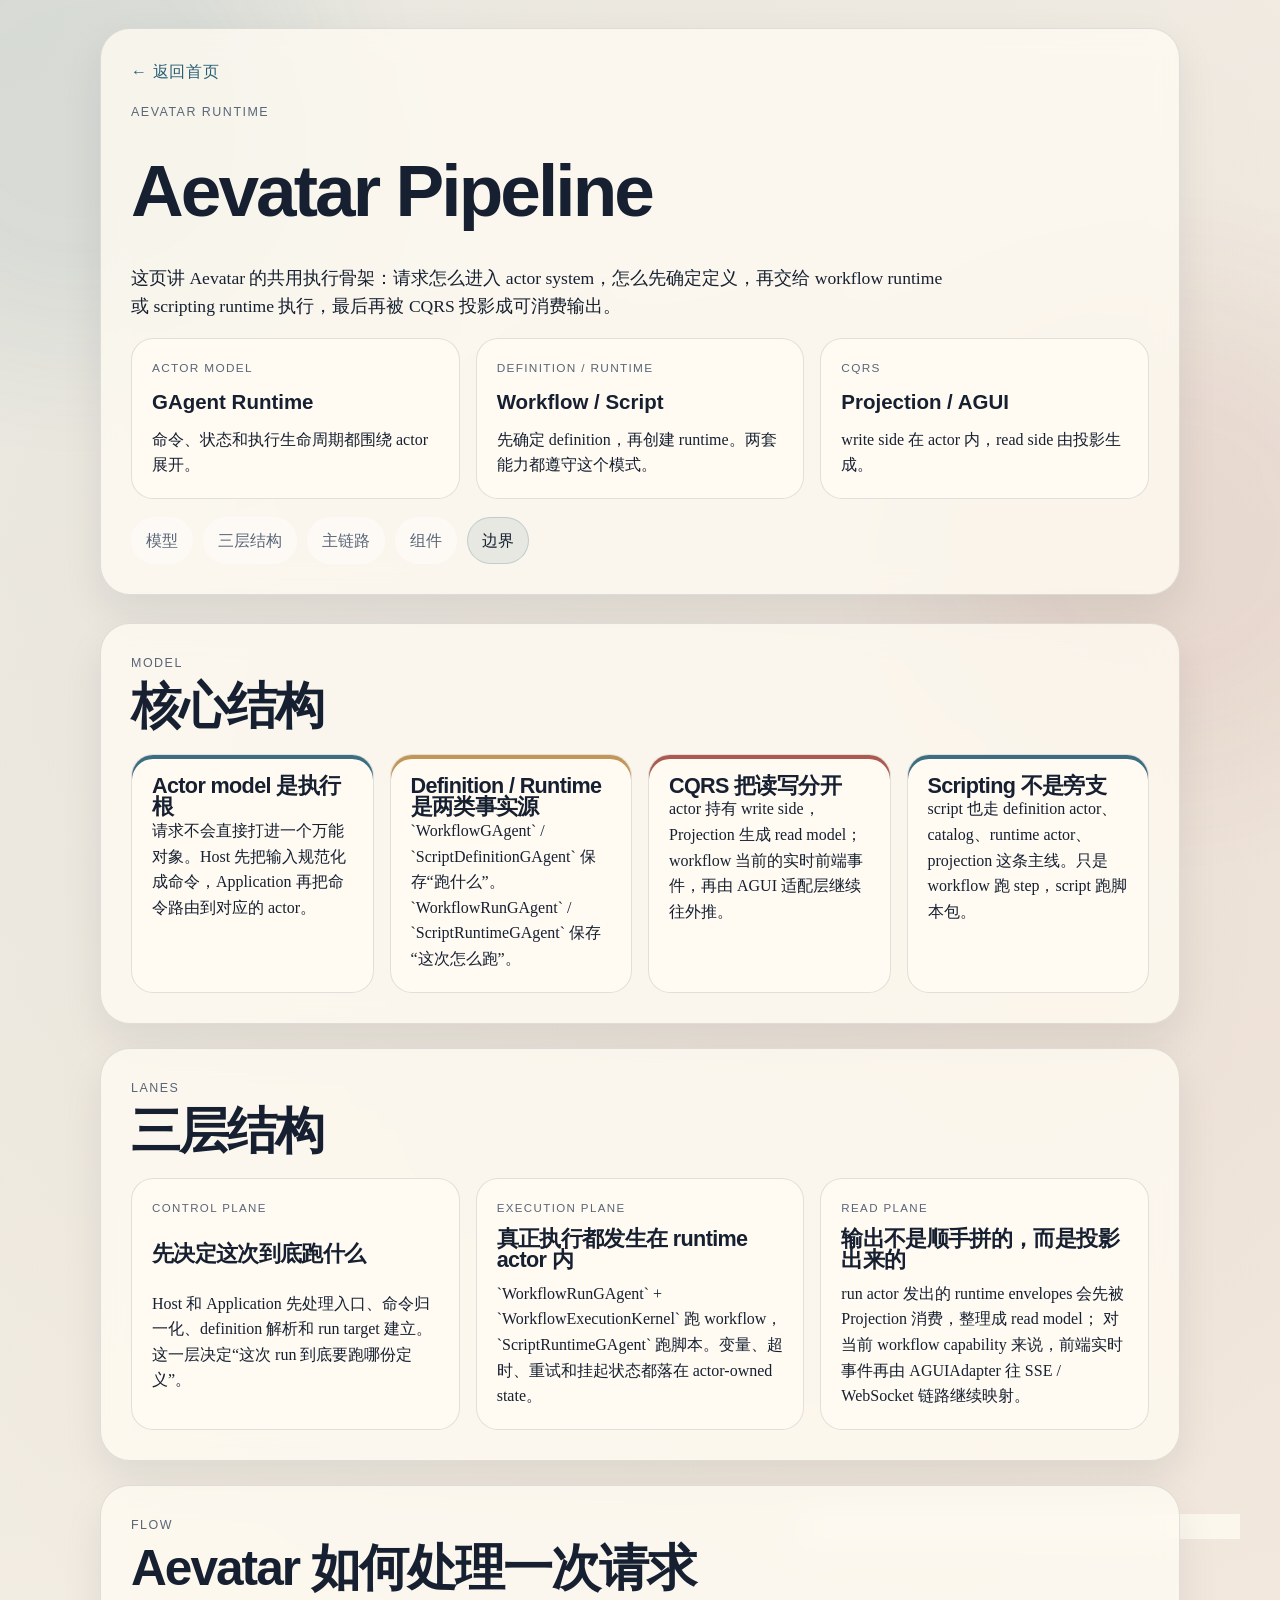
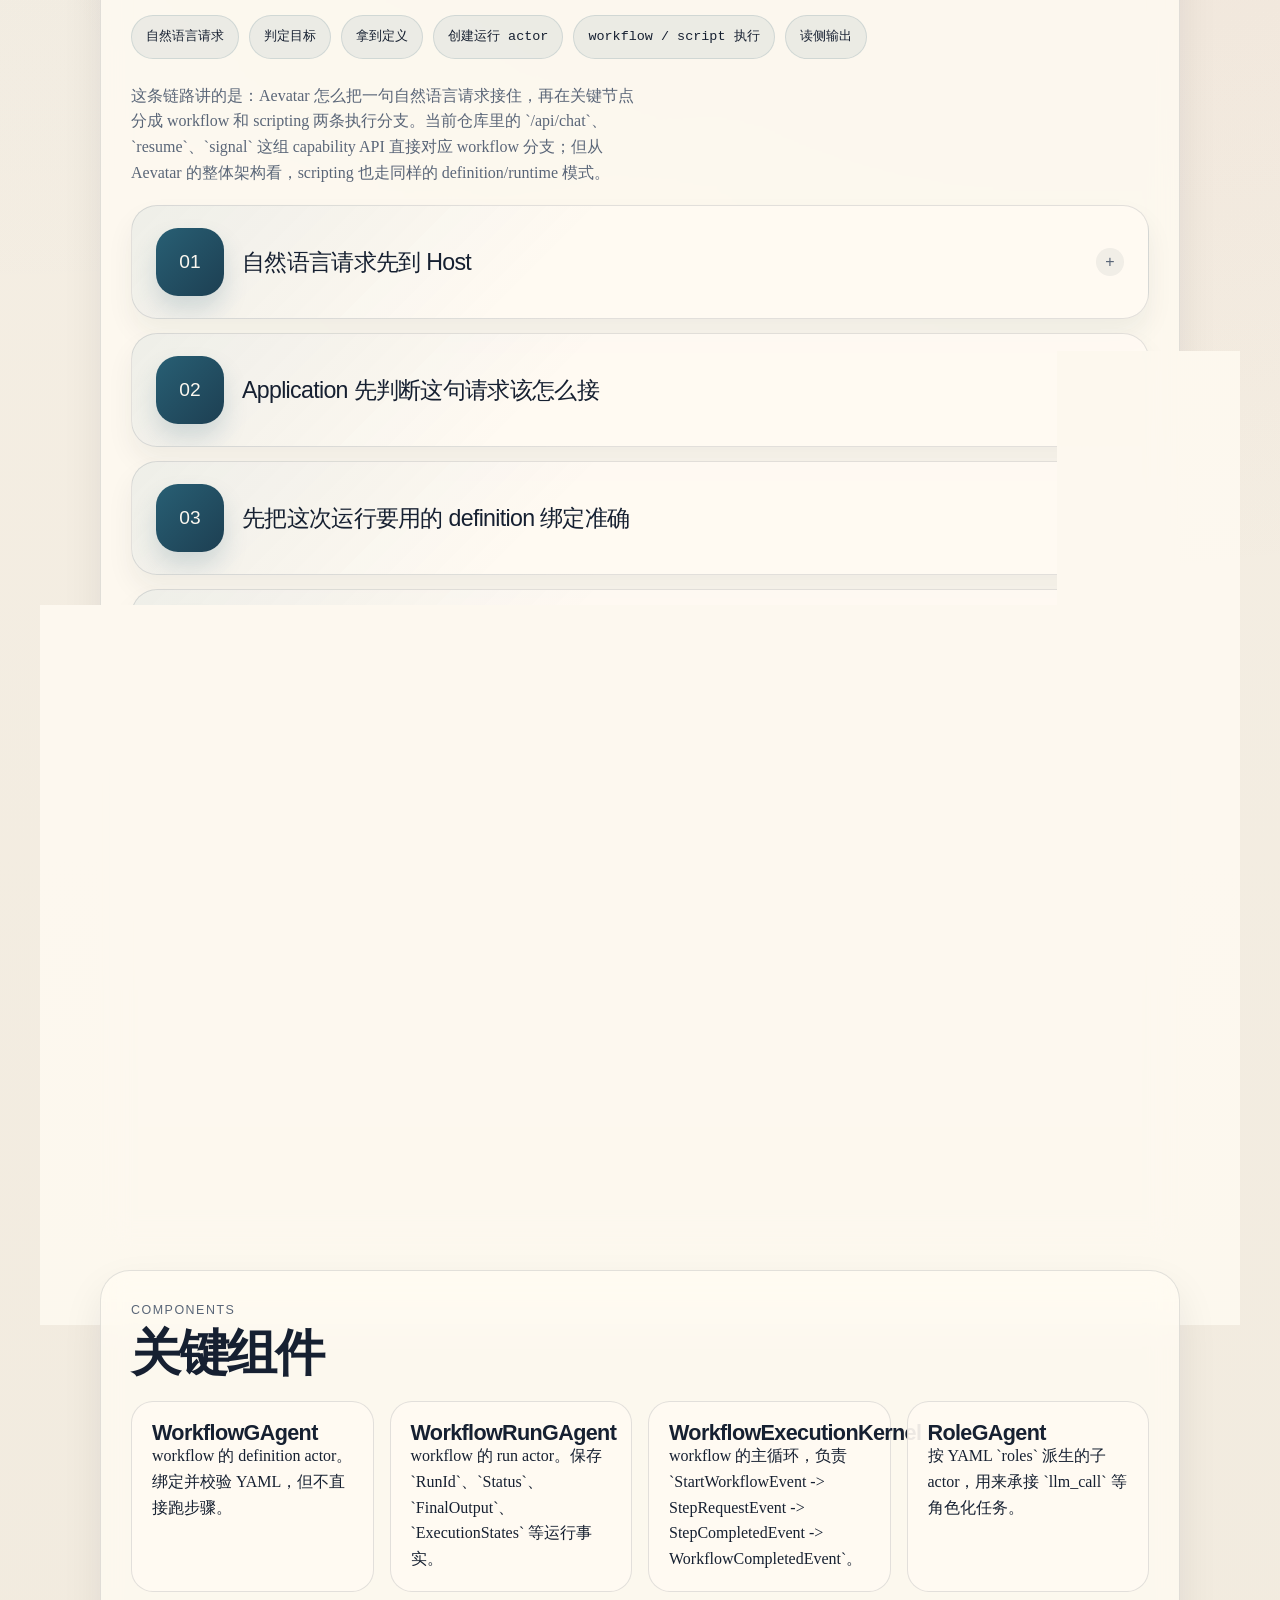
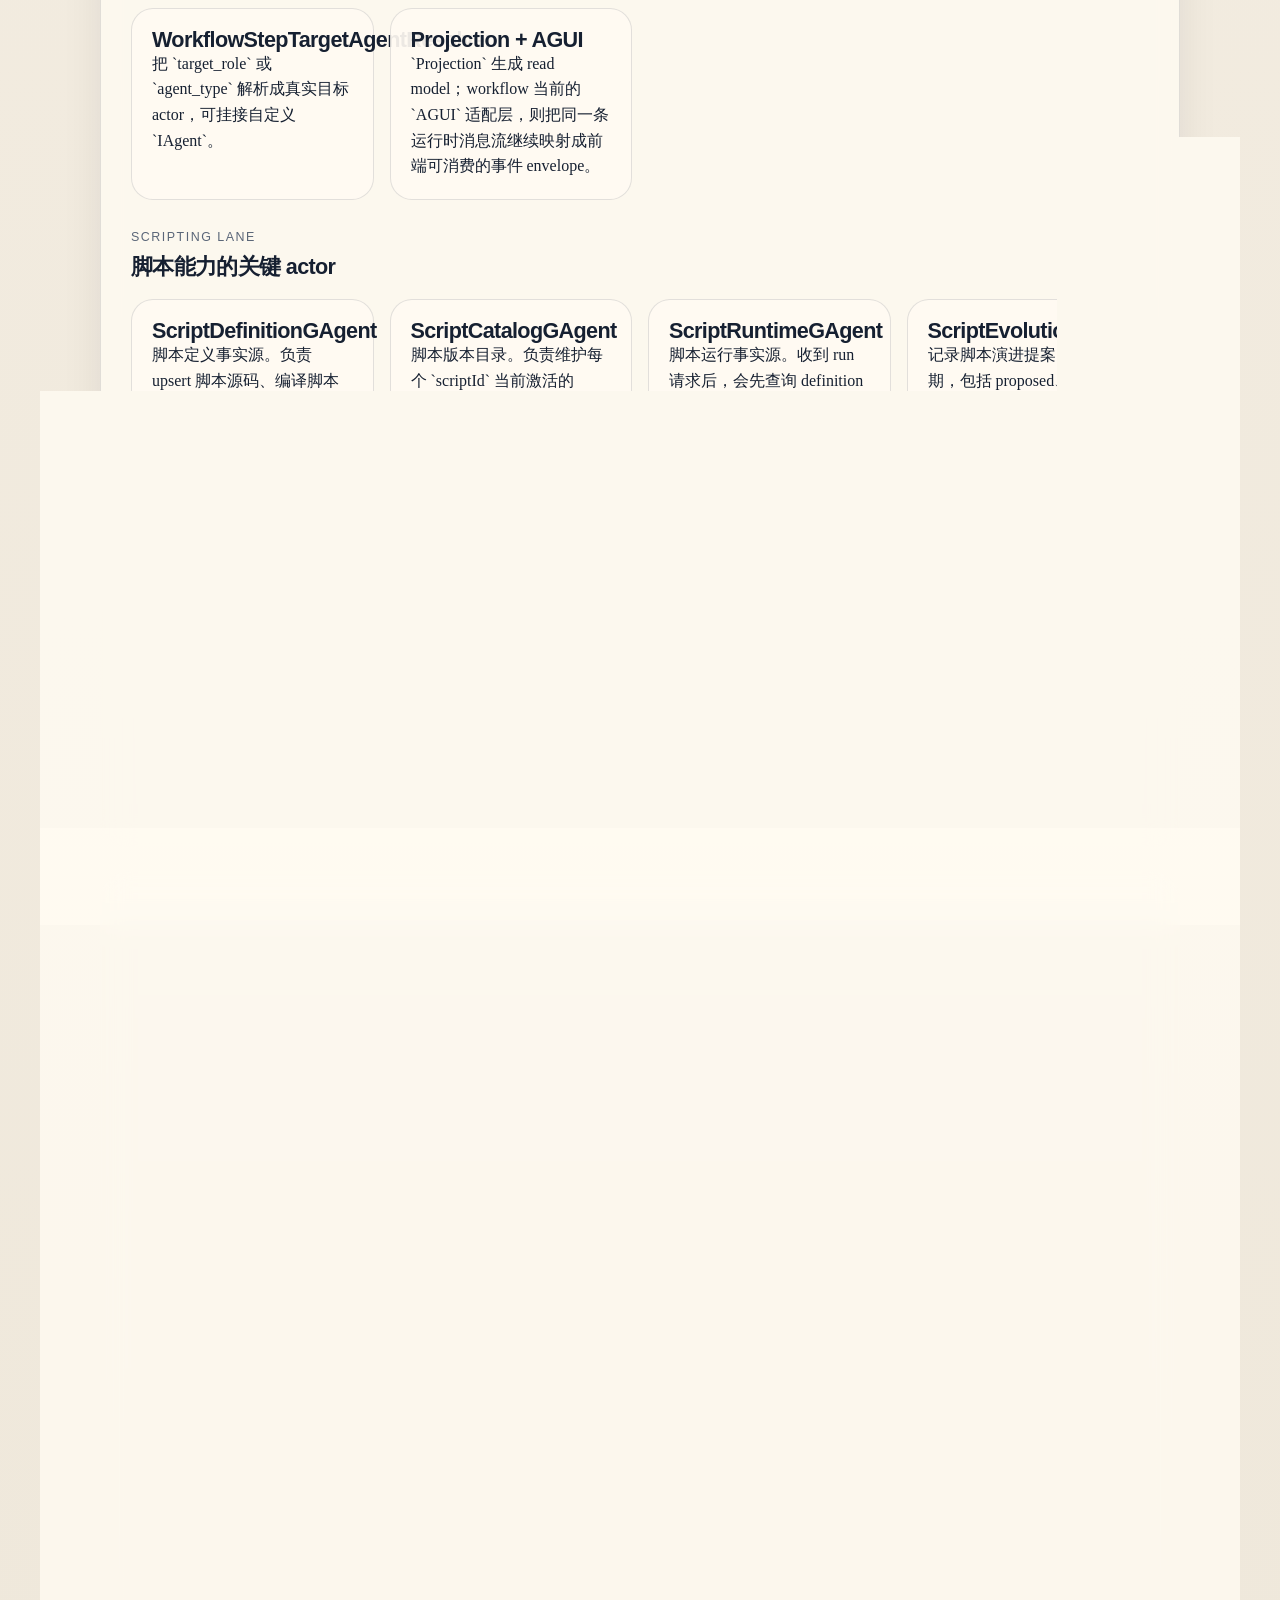
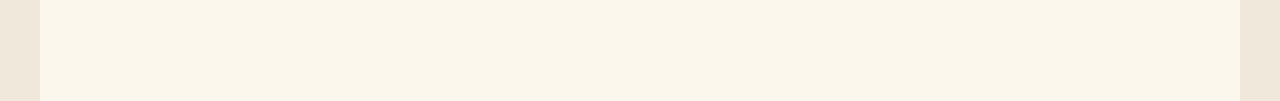
<file: pipeline.html>
<!doctype html>
<html lang="zh-CN">
  <head>
    <meta charset="utf-8">
    <meta name="viewport" content="width=device-width, initial-scale=1">
    <title>Aevatar Runtime Pipeline</title>
    <meta
      name="description"
      content="Aevatar 运行骨架的解释页，展示 workflow 与 scripting 如何共享同一套 definition -> runtime 模式。">
    <link rel="stylesheet" href="./styles.css">
  </head>
  <body>
    <div class="ambient ambient-a"></div>
    <div class="ambient ambient-b"></div>

    <div class="page-shell article-shell">
      <header class="article-hero panel">
        <a class="back-link" href="./index.html">← 返回首页</a>
        <p class="eyebrow">Aevatar Runtime</p>
        <h1>Aevatar Pipeline</h1>
        <p class="lede">
          这页讲 Aevatar 的共用执行骨架：请求怎么进入 actor system，怎么先确定定义，再交给 workflow
          runtime 或 scripting runtime 执行，最后再被 CQRS 投影成可消费输出。
        </p>

        <div class="stat-grid">
          <article class="stat-card">
            <span>Actor Model</span>
            <strong>GAgent Runtime</strong>
            <p>命令、状态和执行生命周期都围绕 actor 展开。</p>
          </article>
            <article class="stat-card">
              <span>Definition / Runtime</span>
              <strong>Workflow / Script</strong>
              <p>先确定 definition，再创建 runtime。两套能力都遵守这个模式。</p>
            </article>
          <article class="stat-card">
            <span>CQRS</span>
            <strong>Projection / AGUI</strong>
            <p>write side 在 actor 内，read side 由投影生成。</p>
          </article>
        </div>

        <nav class="page-nav" data-nav>
          <a href="#thesis">模型</a>
          <a href="#lanes">三层结构</a>
          <a href="#flow">主链路</a>
          <a href="#components">组件</a>
          <a href="#boundaries">边界</a>
        </nav>
      </header>

      <main class="content">
        <section class="panel reveal" id="thesis" data-section>
          <div class="panel-head">
            <p class="section-kicker">Model</p>
            <h2>核心结构</h2>
          </div>

          <div class="definition-grid">
            <article class="definition-card accent-blue">
              <h3>Actor model 是执行根</h3>
              <p>
                请求不会直接打进一个万能对象。Host 先把输入规范化成命令，Application 再把命令路由到对应的 actor。
              </p>
            </article>
            <article class="definition-card accent-sand">
              <h3>Definition / Runtime 是两类事实源</h3>
              <p>
                `WorkflowGAgent` / `ScriptDefinitionGAgent` 保存“跑什么”。
                `WorkflowRunGAgent` / `ScriptRuntimeGAgent` 保存“这次怎么跑”。
              </p>
            </article>
            <article class="definition-card accent-red">
              <h3>CQRS 把读写分开</h3>
              <p>
                actor 持有 write side，Projection 生成 read model；
                workflow 当前的实时前端事件，再由 AGUI 适配层继续往外推。
              </p>
            </article>
            <article class="definition-card accent-blue">
              <h3>Scripting 不是旁支</h3>
              <p>
                script 也走 definition actor、catalog、runtime actor、projection 这条主线。只是 workflow 跑 step，script 跑脚本包。
              </p>
            </article>
          </div>
        </section>

        <section class="panel reveal" id="lanes" data-section>
          <div class="panel-head">
            <p class="section-kicker">Lanes</p>
            <h2>三层结构</h2>
          </div>

          <div class="reading-grid">
            <article class="reading-card static-card">
              <p class="reading-tag">Control Plane</p>
              <h3>先决定这次到底跑什么</h3>
              <p>
                Host 和 Application 先处理入口、命令归一化、definition 解析和 run target 建立。
                这一层决定“这次 run 到底要跑哪份定义”。
              </p>
            </article>
            <article class="reading-card static-card">
              <p class="reading-tag">Execution Plane</p>
              <h3>真正执行都发生在 runtime actor 内</h3>
              <p>
                `WorkflowRunGAgent` + `WorkflowExecutionKernel` 跑 workflow，
                `ScriptRuntimeGAgent` 跑脚本。变量、超时、重试和挂起状态都落在 actor-owned state。
              </p>
            </article>
            <article class="reading-card static-card">
              <p class="reading-tag">Read Plane</p>
              <h3>输出不是顺手拼的，而是投影出来的</h3>
              <p>
                run actor 发出的 runtime envelopes 会先被 Projection 消费，整理成 read model；
                对当前 workflow capability 来说，前端实时事件再由 AGUIAdapter 往 SSE / WebSocket 链路继续映射。
              </p>
            </article>
          </div>
        </section>

        <section class="panel reveal" id="flow" data-section>
          <div class="panel-head">
            <p class="section-kicker">Flow</p>
            <h2>Aevatar 如何处理一次请求</h2>
          </div>

          <div class="event-ribbon" aria-label="Pipeline Transform">
            <span>自然语言请求</span>
            <span>判定目标</span>
            <span>拿到定义</span>
            <span>创建运行 actor</span>
            <span>workflow / script 执行</span>
            <span>读侧输出</span>
          </div>

          <p class="phase-summary">
            这条链路讲的是：Aevatar 怎么把一句自然语言请求接住，再在关键节点分成 workflow 和 scripting 两条执行分支。当前仓库里的 `/api/chat`、`resume`、`signal` 这组 capability API 直接对应 workflow 分支；但从 Aevatar 的整体架构看，scripting 也走同样的 definition/runtime 模式。
          </p>

          <div class="step-disclosure-list">
            <details class="step-disclosure">
              <summary class="step-summary">
                <span class="step-summary-index">01</span>
                <span class="step-summary-text">自然语言请求先到 Host</span>
              </summary>
              <div class="step-detail-body">
                <p>这里说的“请求”，大多数时候其实就是一句自然语言，例如“帮我分析这份需求”或者“给我生成一个 workflow”。这类请求通常通过 `POST /api/chat` 进入 Aevatar；`GET /api/ws/chat` 只是换成 WebSocket 交互，`POST /api/workflows/resume` 和 `POST /api/workflows/signal` 则是给一条已经存在的 run 发控制命令。</p>
                <p>技术上，`Aevatar.Workflow.Host.Api` 会先做字段校验、默认值补齐和协议适配，把外部输入整理成内部命令模型，例如 `WorkflowChatRunRequest`。这一层只负责接入和协议输出，不负责保存 workflow、script 或 run 的业务状态。</p>
              </div>
            </details>

            <details class="step-disclosure">
              <summary class="step-summary">
                <span class="step-summary-index">02</span>
                <span class="step-summary-text">Application 先判断这句请求该怎么接</span>
              </summary>
              <div class="step-detail-body">
                <p>进入框架内部之后，这句自然语言不会立刻触发 step 执行。Application 会先判断：这是一条新请求，需要新开一次 run；还是一条控制请求，要恢复一个挂起中的 run，或者给运行中的 actor 发 signal。</p>
                <p>技术上，这一步会进入 command pipeline，由 resolver 和 binder 决定目标 actor、projection lease 和 live sink 应该怎么挂。对当前这组 capability API 来说，chat 请求会先被折叠成 workflow run target，`resume` 和 `signal` 则直接指向已有 run actor。它解决的是“由谁接手这次请求”，不是“马上调用哪个模型”。后面所有状态变化都会围绕 actor id 展开。</p>
              </div>
            </details>

            <details class="step-disclosure">
              <summary class="step-summary">
                <span class="step-summary-index">03</span>
                <span class="step-summary-text">先把这次运行要用的 definition 绑定准确</span>
              </summary>
              <div class="step-detail-body">
                <p>这一步要解决的不是“有没有流程可跑”，而是“这次到底该跑哪一个，而且要跑对”。如果这次请求走 workflow，系统会先把正确的 YAML 和 definition 绑定定位出来。来源可以是 registry workflow、inline YAML，或者已经绑定 definition 的 source actor；如果用户显式指定了 workflow name，还要确认它和 source binding 是一致的，避免跑错流程。</p>
                <p>技术上，named workflow 往往会被解析到稳定的 definition actor，例如 `workflow-definition:{workflow_name_lower}`。如果这次请求走 scripting，`script revision` 指的是同一个 `scriptId` 下某一版脚本定义的版本号，不是另一条执行链路。更准确的说法是：先确定这次 run 要用哪个 `definitionActorId`，必要时再带上 `requestedRevision` 作为版本约束；catalog 维护的是“当前激活哪个 revision”，runtime 真正执行时还是拿 `definitionActorId + requestedRevision` 去 `ScriptDefinitionGAgent` 查询 definition snapshot。</p>
              </div>
            </details>

            <details class="step-disclosure">
              <summary class="step-summary">
                <span class="step-summary-index">04</span>
                <span class="step-summary-text">再为这次执行准备一个 runtime actor</span>
              </summary>
              <div class="step-detail-body">
                <p>拿到 definition 之后，Aevatar 不会直接在 definition actor 上执行，而是会把真正的执行放到 runtime actor 里。这样做的好处很直接：同一份 definition 可以反复复用，而每次运行的暂停、恢复、失败和重试都能彼此隔离。</p>
                <p>workflow 这边是一 run 一个 `WorkflowRunGAgent`；scripting 这边则会准备一个 `ScriptRuntimeGAgent` 来承接这次脚本运行，默认也会生成新的 runtime actor id。`RunId`、变量、挂起点、重试、超时、最终结果和错误信息，都会落在 runtime actor 里。技术上，workflow command path 还会在真正派发开始命令之前，把 projection lease 和 live sink 先挂好。</p>
              </div>
            </details>

            <details class="step-disclosure">
              <summary class="step-summary">
                <span class="step-summary-index">05</span>
                <span class="step-summary-text">runtime actor 开始真正执行</span>
              </summary>
              <div class="step-detail-body">
                <p>到这一步，runtime actor 才开始真正干活。workflow 路径里，`WorkflowExecutionKernel` 会从 `StartWorkflowEvent` 开始推进主循环，把流程一步步往前推。每到一个 step，就会发出 `StepRequestEvent`；对应模块处理完之后，再回一个 `StepCompletedEvent`，内核据此决定下一步该走哪里。</p>
                <p>具体执行 step 的，是一组按类型分工的 modules。`connector_call` 由 connector 模块去调用外部能力；`wait_signal`、`human_input`、`human_approval` 会把 run 挂起，等后续 `signal` 或 `resume` 再继续；`llm_call` 如果配了 `target_role`，通常会交给对应的 run-scoped `RoleGAgent`，如果配了 `agent_type`，也可以解析到自定义 `IAgent`。也就是说，workflow 不是“把 YAML 从上到下读一遍”，而是一个事件驱动的调度循环。</p>
                <p>scripting 路径里，`ScriptRuntimeGAgent` 会先查询 definition snapshot，拿到脚本源码和 revision 约束，再在 runtime 里编译并执行脚本逻辑。换句话说，第 5 步不是简单说一句“这里分岔”就结束了，而是 workflow runtime 和 script runtime 各自进入自己的执行引擎。</p>
              </div>
            </details>

            <details class="step-disclosure">
              <summary class="step-summary">
                <span class="step-summary-index">06</span>
                <span class="step-summary-text">执行过程中的状态和事件持续写回 actor</span>
              </summary>
              <div class="step-detail-body">
                <p>运行不是黑箱，也不是“先跑完、最后再统一写一次结果”。每一步开始、完成、失败、挂起或恢复，runtime actor 都会把状态变化持续写回自己的事实层。这样做的意义很直接：一条 run 就算中途停住，系统后面也知道它停在哪、还在等什么、为什么失败，恢复时也有地方可接。</p>
                <p>对 workflow 来说，这一层就是 run actor 自己的 write side。开始执行时会先落 `WorkflowRunExecutionStartedEvent`，结束时会落 `WorkflowCompletedEvent`；而各个模块自己的运行态，会通过 `WorkflowRunState.ExecutionStates` 继续挂在 run actor 上。像 `wait_signal`、`human_input`、`human_approval` 这种会让流程停住的节点，真正让 run 可恢复的，不是 controller 记住了什么，而是这些 pending 状态已经写回 actor 事实层。</p>
                <p>scripting 也是同一个思路，只是写回的东西不完全一样。`ScriptRuntimeGAgent` 先把待完成的 definition query 记成 `ScriptDefinitionQueryQueuedEvent`，等 definition snapshot 到手后，再把脚本执行产出的 `ScriptRunDomainEventCommitted` 一批批写回去；这些 committed event 里会带上 `definitionActorId`、`revision`，以及最新的 state/read-model payload。要注意，这里说的是写回 actor 自己的事实层，不是说每一条 SSE 帧或前端事件都会原样持久化；前端实时流和 projection 是后面第 7、8 步的事。</p>
              </div>
            </details>

            <details class="step-disclosure">
              <summary class="step-summary">
                <span class="step-summary-index">07</span>
                <span class="step-summary-text">Projection 把 write side 翻成可查询的读侧数据</span>
              </summary>
              <div class="step-detail-body">
                <p>Projection 不负责推进业务，它负责“翻译”。它消费 runtime actor 发出的 runtime `EventEnvelope` stream，把原本偏执行侧的消息整理成更适合查询和展示的读侧结果。对 workflow 来说，最直接的产物就是 snapshot、timeline 和 graph 这些查询模型。</p>
                <p>技术上，workflow projection 当前是 run-isolated 语义，projection root 通常就是 runtime actor id。`WorkflowExecutionReadModelProjector` 会把同一条 envelope stream 投到 `WorkflowExecutionReport`，再由 query service 映射成 `/api/actors/{actorId}`、`/timeline`、`/graph-*` 这些接口返回的数据。你在页面上看到的执行时间线，不是 controller 临时拼出来的，而是 projection reducer 一步步累出来的读模型。</p>
                <p>还要再分清一层：workflow 这里不只有“查询模型投影”这一条支路。同一条 run actor envelope stream 还会被 `WorkflowExecutionRunEventProjector` 映射成 `WorkflowRunEventEnvelope`，挂到 live sink / session event hub 上，后面第 8 步的 SSE 和 WebSocket 才能继续往外推。也就是说，Step 7 的重点不是“把 Event Store 再查一遍”，而是用同一条 runtime stream 同时产出查询侧和流式侧两类读结果。</p>
              </div>
            </details>

            <details class="step-disclosure">
              <summary class="step-summary">
                <span class="step-summary-index">08</span>
                <span class="step-summary-text">界面和外部系统最后消费这些结果</span>
              </summary>
              <div class="step-detail-body">
                <p>到这一步，前端和外部系统才真正看到“结果”。有些结果是实时流出来的，例如文本增量、step 开始/结束、等待 signal；有些结果是查询出来的，例如当前 snapshot、timeline、graph，或者 run 完成后的最终状态。</p>
                <p>技术上，这里说的前端实时输出链路，当前主要是 workflow capability。SSE 和 WebSocket 往外推送的，是一串稳定的 `WorkflowRunEventEnvelope`，不是 actor 内部状态本身，也不是运行时原始 `EventEnvelope`。前端通常只按事件类型消费它们，比如文本增量、step 开始/结束、工具调用、人工输入请求，或者最后的状态快照。</p>
                <p>再具体一点：SSE 路径在 accepted 之后会先写一条 `aevatar.run.context` frame，后面持续跟真正的运行事件；收尾阶段还会由 finalize emitter 补一条 `state_snapshot`。WebSocket 路径则先回 command ack，再持续发送同样这套运行事件 envelope。如果外部系统不想订阅流，也可以直接走 `/api/actors/*` 这组 read-side 查询接口拿 snapshot、timeline 或 graph。scripting 也有 projection/read model，但当前仓库里没有一条和 workflow 完全同构的 AGUI 前端事件链路。</p>
              </div>
            </details>
          </div>
        </section>

        <section class="panel reveal" id="components" data-section>
          <div class="panel-head">
            <p class="section-kicker">Components</p>
            <h2>关键组件</h2>
          </div>

          <div class="component-grid">
            <article class="component-card">
              <h3>WorkflowGAgent</h3>
              <p>workflow 的 definition actor。绑定并校验 YAML，但不直接跑步骤。</p>
            </article>
            <article class="component-card">
              <h3>WorkflowRunGAgent</h3>
              <p>workflow 的 run actor。保存 `RunId`、`Status`、`FinalOutput`、`ExecutionStates` 等运行事实。</p>
            </article>
            <article class="component-card">
              <h3>WorkflowExecutionKernel</h3>
              <p>workflow 的主循环，负责 `StartWorkflowEvent -> StepRequestEvent -> StepCompletedEvent -> WorkflowCompletedEvent`。</p>
            </article>
            <article class="component-card">
              <h3>RoleGAgent</h3>
              <p>按 YAML `roles` 派生的子 actor，用来承接 `llm_call` 等角色化任务。</p>
            </article>
            <article class="component-card">
              <h3>WorkflowStepTargetAgentResolver</h3>
              <p>把 `target_role` 或 `agent_type` 解析成真实目标 actor，可挂接自定义 `IAgent`。</p>
            </article>
            <article class="component-card">
              <h3>Projection + AGUI</h3>
              <p>`Projection` 生成 read model；workflow 当前的 `AGUI` 适配层，则把同一条运行时消息流继续映射成前端可消费的事件 envelope。</p>
            </article>
          </div>

          <div class="panel-head compact-head">
            <p class="section-kicker">Scripting Lane</p>
            <h3>脚本能力的关键 actor</h3>
          </div>

          <div class="component-grid">
            <article class="component-card">
              <h3>ScriptDefinitionGAgent</h3>
              <p>脚本定义事实源。负责 upsert 脚本源码、编译脚本包，并记录 read-model schema 的声明和校验状态。</p>
            </article>
            <article class="component-card">
              <h3>ScriptCatalogGAgent</h3>
              <p>脚本版本目录。负责维护每个 `scriptId` 当前激活的 revision，也就是当前生效的脚本版本，以及 promote / rollback 结果。</p>
            </article>
            <article class="component-card">
              <h3>ScriptRuntimeGAgent</h3>
              <p>脚本运行事实源。收到 run 请求后，会先查询 definition snapshot，再执行真正的脚本运行。</p>
            </article>
            <article class="component-card">
              <h3>ScriptEvolutionManagerGAgent</h3>
              <p>记录脚本演进提案的生命周期，包括 proposed、validated、promoted 和 rolled back。</p>
            </article>
          </div>

          <div class="primitive-grid">
            <article class="primitive-card">
              <h3>编排类</h3>
              <p><code>conditional</code> <code>switch</code> <code>while</code> <code>workflow_call</code> <code>parallel</code> <code>race</code> <code>foreach</code> <code>map_reduce</code></p>
            </article>
            <article class="primitive-card">
              <h3>AI / 决策类</h3>
              <p><code>llm_call</code> <code>evaluate</code> <code>reflect</code></p>
            </article>
            <article class="primitive-card">
              <h3>数据 / 控制类</h3>
              <p><code>assign</code> <code>transform</code> <code>retrieve_facts</code> <code>cache</code> <code>guard</code> <code>delay</code> <code>emit</code> <code>checkpoint</code></p>
            </article>
            <article class="primitive-card">
              <h3>外部能力类</h3>
              <p><code>connector_call</code> <code>tool_call</code> <code>actor_send</code></p>
            </article>
            <article class="primitive-card">
              <h3>挂起 / 恢复类</h3>
              <p><code>human_input</code> <code>human_approval</code> <code>secure_input</code> <code>wait_signal</code></p>
            </article>
            <article class="primitive-card">
              <h3>内部辅助类</h3>
              <p><code>workflow_yaml_validate</code> <code>dynamic_workflow</code></p>
            </article>
          </div>
        </section>

        <section class="panel reveal" id="boundaries" data-section>
          <div class="panel-head">
            <p class="section-kicker">Boundaries</p>
            <h2>责任边界</h2>
          </div>

          <div class="boundary-table" role="table" aria-label="Layer Boundaries">
            <div class="boundary-row boundary-head" role="row">
              <span role="columnheader">层</span>
              <span role="columnheader">负责什么</span>
              <span role="columnheader">不负责什么</span>
            </div>
            <div class="boundary-row" role="row">
              <strong role="cell">Host / Protocol</strong>
              <span role="cell">HTTP、WebSocket 入口；SSE / 查询输出；请求规范化；协议输出。</span>
              <span role="cell">不编排 workflow / script，不维护 actor 事实状态。</span>
            </div>
            <div class="boundary-row" role="row">
              <strong role="cell">Application</strong>
              <span role="cell">解析 source、决定 run target、建立 projection lease、挂接 live sink。</span>
              <span role="cell">不直接执行 step，不直接持有 workflow / script 的运行事实。</span>
            </div>
            <div class="boundary-row" role="row">
              <strong role="cell">Core</strong>
              <span role="cell">definition actor、run actor、执行内核、脚本 runtime、内置 modules。</span>
              <span role="cell">不做协议层适配，不提供查询接口。</span>
            </div>
            <div class="boundary-row" role="row">
              <strong role="cell">Infrastructure</strong>
              <span role="cell">workflow 文件加载、actor port runtime adapter、capability endpoint 装配、报告落盘。</span>
              <span role="cell">不维护 workflow 事实边界，不替代 Application 编排 run。</span>
            </div>
            <div class="boundary-row" role="row">
              <strong role="cell">Projection</strong>
              <span role="cell">run-isolated read model、timeline、graph、snapshot。</span>
              <span role="cell">不直接决定业务推进。</span>
            </div>
            <div class="boundary-row" role="row">
              <strong role="cell">AGUI Adapter</strong>
              <span role="cell">消费 run actor envelope，并映射成 `WorkflowRunEventEnvelope`。</span>
              <span role="cell">不直接读 Event Store，也不直接读 actor state 拼 UI。</span>
            </div>
          </div>
        </section>
      </main>
    </div>

    <script src="./app.js"></script>
  </body>
</html>
</file>
<file: styles.css>
:root {
  --bg: #f4efe4;
  --bg-soft: #fbf7ef;
  --ink: #162031;
  --muted: #5a6678;
  --line: rgba(22, 32, 49, 0.12);
  --card: rgba(255, 251, 243, 0.78);
  --card-strong: rgba(255, 250, 242, 0.92);
  --blue: #285f74;
  --red: #a44a3f;
  --sand: #bb8c46;
  --green: #376a57;
  --shadow: 0 18px 40px rgba(18, 26, 39, 0.08);
  --radius-lg: 28px;
  --radius-md: 20px;
  --radius-sm: 14px;
  --max-width: 1200px;
  --body-font: "Iowan Old Style", "Palatino Linotype", "Book Antiqua", Georgia, serif;
  --heading-font: "Avenir Next Condensed", "Franklin Gothic Medium", "Trebuchet MS", sans-serif;
  --mono-font: "SFMono-Regular", "SF Mono", Consolas, "Liberation Mono", Menlo, monospace;
}

* {
  box-sizing: border-box;
}

html {
  scroll-behavior: smooth;
}

body {
  margin: 0;
  color: var(--ink);
  background:
    radial-gradient(circle at top left, rgba(40, 95, 116, 0.08), transparent 38%),
    radial-gradient(circle at 85% 20%, rgba(164, 74, 63, 0.08), transparent 30%),
    linear-gradient(180deg, #f7f1e7 0%, #efe8db 100%);
  font-family: var(--body-font);
  line-height: 1.6;
}

a {
  color: inherit;
}

code,
pre {
  font-family: var(--mono-font);
}

.ambient {
  position: fixed;
  inset: auto;
  width: 30rem;
  height: 30rem;
  border-radius: 999px;
  filter: blur(70px);
  opacity: 0.45;
  pointer-events: none;
  z-index: 0;
}

.ambient-a {
  top: -8rem;
  left: -10rem;
  background: rgba(40, 95, 116, 0.18);
}

.ambient-b {
  right: -8rem;
  bottom: 8rem;
  background: rgba(164, 74, 63, 0.16);
}

.page-shell {
  position: relative;
  z-index: 1;
  width: min(var(--max-width), calc(100vw - 32px));
  margin: 0 auto;
  padding: 28px 0 64px;
}

.article-shell {
  width: min(1080px, calc(100vw - 32px));
}

.hero {
  display: grid;
  grid-template-columns: minmax(0, 1.35fr) minmax(240px, 320px);
  gap: 28px;
  align-items: start;
}

.hero-copy,
.hero-side,
.panel,
.footer {
  background: var(--card);
  backdrop-filter: blur(14px);
  border: 1px solid var(--line);
  box-shadow: var(--shadow);
}

.hero-copy {
  border-radius: 36px;
  padding: 36px;
  overflow: hidden;
  position: relative;
}

.hero-copy::before {
  content: "";
  position: absolute;
  inset: 0;
  background:
    linear-gradient(135deg, rgba(40, 95, 116, 0.08), transparent 30%),
    linear-gradient(315deg, rgba(187, 140, 70, 0.06), transparent 45%);
  pointer-events: none;
}

.hero-side {
  border-radius: 28px;
  padding: 24px;
  position: sticky;
  top: 20px;
}

.hero-compact .hero-copy {
  min-height: 100%;
}

.eyebrow,
.section-kicker,
.hero-label,
.stage-meta,
.callout-title,
.reading-tag,
.chip {
  font-family: var(--heading-font);
  letter-spacing: 0.12em;
  text-transform: uppercase;
}

.eyebrow {
  margin: 0 0 14px;
  font-size: 0.78rem;
  color: var(--muted);
}

.eyebrow span {
  color: var(--blue);
  letter-spacing: 0.04em;
}

h1,
h2,
h3 {
  font-family: var(--heading-font);
  font-weight: 700;
  line-height: 1;
  margin: 0;
}

h1 {
  font-size: clamp(2.8rem, 5.7vw, 5.4rem);
  letter-spacing: -0.04em;
  margin-bottom: 18px;
}

h2 {
  font-size: clamp(1.95rem, 4vw, 3.1rem);
  letter-spacing: -0.04em;
}

h3 {
  font-size: 1.35rem;
  letter-spacing: -0.03em;
}

.lede {
  max-width: 52rem;
  margin: 0;
  font-size: 1.1rem;
  color: var(--ink);
}

.hero-actions {
  display: flex;
  gap: 12px;
  flex-wrap: wrap;
  margin-top: 24px;
}

.button {
  display: inline-flex;
  align-items: center;
  justify-content: center;
  min-height: 46px;
  padding: 10px 16px;
  border-radius: 999px;
  border: 1px solid transparent;
  text-decoration: none;
  font-family: var(--heading-font);
  letter-spacing: 0.04em;
  transition: transform 220ms ease, border-color 220ms ease, background 220ms ease;
}

.button:hover {
  transform: translateY(-2px);
}

.button-primary {
  color: var(--bg-soft);
  background: linear-gradient(135deg, var(--blue), #1d3f52);
}

.button-secondary {
  color: var(--ink);
  background: rgba(255, 255, 255, 0.5);
  border-color: rgba(22, 32, 49, 0.12);
}

.section-nav {
  display: grid;
  gap: 8px;
}

.section-nav a,
.page-nav a {
  border-radius: 999px;
  border: 1px solid transparent;
  padding: 10px 14px;
  text-decoration: none;
  color: var(--muted);
  background: rgba(255, 255, 255, 0.45);
  transition: background 240ms ease, color 240ms ease, border-color 240ms ease;
}

.section-nav a:hover,
.section-nav a.is-active,
.page-nav a:hover,
.page-nav a.is-active {
  background: rgba(40, 95, 116, 0.09);
  color: var(--ink);
  border-color: rgba(40, 95, 116, 0.2);
}

.page-nav {
  display: flex;
  flex-wrap: wrap;
  gap: 10px;
}

.callout {
  margin-top: 22px;
  padding-top: 18px;
  border-top: 1px solid var(--line);
}

.callout-title {
  margin: 0 0 10px;
  font-size: 0.75rem;
  color: var(--red);
}

.callout p,
.definition-card p,
.component-card p,
.primitive-card p,
.pitfall-card p,
.stage-body p,
.footer p,
.mini-step p,
.reading-card p,
.stat-card p,
.phase-summary {
  margin: 0;
}

.content {
  display: grid;
  gap: 24px;
  margin-top: 28px;
}

.panel,
.footer {
  border-radius: 30px;
  padding: 30px;
}

.article-hero {
  display: grid;
  gap: 18px;
}

.back-link {
  display: inline-flex;
  width: fit-content;
  text-decoration: none;
  color: var(--blue);
  font-family: var(--heading-font);
  letter-spacing: 0.04em;
}

.panel-head {
  display: grid;
  gap: 8px;
  margin-bottom: 22px;
}

.compact-head {
  margin-top: 28px;
}

.section-kicker {
  margin: 0;
  font-size: 0.78rem;
  color: var(--muted);
}

.definition-grid,
.component-grid,
.primitive-grid,
.pitfall-grid,
.evidence-grid,
.reading-grid,
.mini-flow,
.stat-grid {
  display: grid;
  gap: 16px;
}

.definition-grid {
  grid-template-columns: repeat(auto-fit, minmax(220px, 1fr));
}

.component-grid,
.evidence-grid {
  grid-template-columns: repeat(auto-fit, minmax(220px, 1fr));
}

.primitive-grid,
.reading-grid {
  grid-template-columns: repeat(auto-fit, minmax(260px, 1fr));
}

.stat-grid {
  grid-template-columns: repeat(auto-fit, minmax(210px, 1fr));
}

.mini-flow {
  grid-template-columns: repeat(auto-fit, minmax(200px, 1fr));
}

.definition-card,
.component-card,
.primitive-card,
.pitfall-card,
.evidence-link,
.reading-card,
.mini-step,
.stat-card,
.step-card {
  background: var(--card-strong);
  border: 1px solid var(--line);
  border-radius: 22px;
  padding: 20px;
}

.definition-card {
  min-height: 180px;
}

.accent-blue {
  box-shadow: inset 0 4px 0 rgba(40, 95, 116, 0.9);
}

.accent-sand {
  box-shadow: inset 0 4px 0 rgba(187, 140, 70, 0.9);
}

.accent-red {
  box-shadow: inset 0 4px 0 rgba(164, 74, 63, 0.9);
}

.formula {
  font-size: 1.04rem;
}

.mini-step {
  min-height: 150px;
  display: grid;
  gap: 10px;
}

.mini-step span {
  display: inline-flex;
  align-items: center;
  justify-content: center;
  width: 42px;
  height: 42px;
  border-radius: 999px;
  color: var(--bg-soft);
  background: linear-gradient(135deg, var(--blue), #1d3f52);
  font-family: var(--heading-font);
}

.mini-step strong,
.stat-card strong,
.reading-card h3,
.evidence-link strong {
  font-family: var(--heading-font);
}

.reading-card,
.evidence-link {
  text-decoration: none;
  display: grid;
  gap: 10px;
  transition: transform 220ms ease, border-color 220ms ease, background 220ms ease;
}

.reading-card:hover,
.evidence-link:hover {
  transform: translateY(-3px);
  border-color: rgba(40, 95, 116, 0.24);
  background: rgba(40, 95, 116, 0.06);
}

.static-card:hover {
  transform: none;
  border-color: var(--line);
  background: var(--card-strong);
}

.reading-tag {
  margin: 0;
  font-size: 0.72rem;
  color: var(--muted);
}

.stat-card {
  display: grid;
  gap: 8px;
}

.stat-card span {
  font-family: var(--heading-font);
  letter-spacing: 0.11em;
  text-transform: uppercase;
  font-size: 0.74rem;
  color: var(--muted);
}

.stat-card strong {
  font-size: 1.28rem;
}

.event-ribbon {
  display: flex;
  flex-wrap: wrap;
  gap: 10px;
  margin-bottom: 24px;
}

.event-ribbon span {
  padding: 10px 14px;
  border-radius: 999px;
  background: rgba(40, 95, 116, 0.08);
  border: 1px solid rgba(40, 95, 116, 0.14);
  font-family: var(--mono-font);
  font-size: 0.84rem;
}

.step-disclosure-list {
  display: grid;
  gap: 14px;
}

.step-disclosure {
  background:
    linear-gradient(135deg, rgba(40, 95, 116, 0.08), transparent 42%),
    var(--card-strong);
  border: 1px solid rgba(22, 32, 49, 0.12);
  border-radius: 26px;
  overflow: hidden;
  box-shadow: 0 14px 28px rgba(18, 26, 39, 0.06);
}

.step-summary {
  list-style: none;
  display: grid;
  grid-template-columns: 68px minmax(0, 1fr) 28px;
  gap: 18px;
  align-items: center;
  padding: 22px 24px;
  cursor: pointer;
}

.step-summary::-webkit-details-marker {
  display: none;
}

.step-summary::after {
  content: "+";
  display: inline-grid;
  place-items: center;
  width: 28px;
  height: 28px;
  border-radius: 999px;
  background: rgba(22, 32, 49, 0.06);
  color: var(--muted);
  font-family: var(--heading-font);
  font-size: 1rem;
}

.step-disclosure[open] .step-summary::after {
  content: "-";
}

.step-summary-index {
  display: inline-grid;
  place-items: center;
  width: 68px;
  height: 68px;
  border-radius: 22px;
  background: linear-gradient(135deg, var(--blue), #1d3f52);
  color: var(--bg-soft);
  font-family: var(--heading-font);
  font-size: 1.2rem;
  box-shadow: 0 14px 24px rgba(40, 95, 116, 0.18);
}

.step-summary-text {
  font-family: var(--heading-font);
  font-size: clamp(1.15rem, 2vw, 1.45rem);
  letter-spacing: -0.03em;
  line-height: 1.15;
}

.step-detail-body {
  display: grid;
  gap: 10px;
  padding: 0 24px 22px 110px;
}

.pipeline-list,
.step-timeline {
  list-style: none;
  margin: 0;
  padding: 0;
}

.pipeline-list {
  display: grid;
  gap: 0;
}

.pipeline-stage {
  display: grid;
  grid-template-columns: 92px minmax(0, 1fr);
  gap: 18px;
  position: relative;
  padding: 8px 0 22px;
}

.pipeline-stage:not(:last-child)::after {
  content: "";
  position: absolute;
  left: 45px;
  top: 78px;
  bottom: 8px;
  width: 2px;
  background: linear-gradient(180deg, rgba(40, 95, 116, 0.44), rgba(40, 95, 116, 0.08));
}

.stage-index {
  width: 92px;
  height: 92px;
  border-radius: 30px;
  display: grid;
  place-items: center;
  font-family: var(--heading-font);
  font-size: 1.9rem;
  color: var(--bg-soft);
  background: linear-gradient(135deg, var(--blue), #1d3f52);
  box-shadow: 0 12px 24px rgba(40, 95, 116, 0.2);
}

.stage-body {
  background: var(--card-strong);
  border: 1px solid var(--line);
  border-radius: 24px;
  padding: 20px;
  display: grid;
  gap: 10px;
}

.primitive-card p {
  display: flex;
  flex-wrap: wrap;
  gap: 8px;
}

.primitive-card code {
  display: inline-flex;
  align-items: center;
  padding: 5px 9px;
  border-radius: 999px;
  background: rgba(22, 32, 49, 0.05);
  font-size: 0.84rem;
}

.boundary-table {
  display: grid;
  gap: 10px;
}

.boundary-row {
  display: grid;
  grid-template-columns: minmax(140px, 180px) minmax(0, 1fr) minmax(0, 1fr);
  gap: 14px;
  align-items: start;
  background: var(--card-strong);
  border: 1px solid var(--line);
  border-radius: 22px;
  padding: 16px 18px;
}

.boundary-head {
  font-family: var(--heading-font);
  letter-spacing: 0.08em;
  text-transform: uppercase;
  color: var(--muted);
  background: transparent;
  box-shadow: none;
  border-style: dashed;
}

.pitfall-grid {
  grid-template-columns: repeat(auto-fit, minmax(260px, 1fr));
}

.pitfall-card {
  position: relative;
  overflow: hidden;
}

.pitfall-card::before {
  content: "";
  position: absolute;
  inset: auto auto 0 0;
  width: 72px;
  height: 4px;
  background: var(--red);
}

.evidence-link span {
  color: var(--muted);
  font-family: var(--mono-font);
  font-size: 0.8rem;
  word-break: break-word;
}

.phase-summary {
  margin: 0 0 20px;
  max-width: 64ch;
  color: var(--muted);
}

.step-timeline {
  display: grid;
  gap: 12px;
}

.step-card {
  display: grid;
  grid-template-columns: 56px minmax(0, 1fr);
  gap: 16px;
  align-items: start;
  padding: 16px 18px;
}

.step-no {
  display: inline-grid;
  place-items: center;
  width: 56px;
  height: 56px;
  border-radius: 18px;
  background: rgba(40, 95, 116, 0.12);
  color: var(--blue);
  font-family: var(--heading-font);
  font-size: 1rem;
}

.branch-card .step-no {
  background: rgba(164, 74, 63, 0.12);
  color: var(--red);
}

.step-head {
  display: flex;
  flex-wrap: wrap;
  gap: 8px;
  align-items: center;
  margin-bottom: 8px;
}

.step-head strong {
  font-family: var(--heading-font);
  font-size: 1.08rem;
}

.chip {
  display: inline-flex;
  align-items: center;
  height: 26px;
  padding: 0 10px;
  border-radius: 999px;
  border: 1px solid rgba(22, 32, 49, 0.08);
  background: rgba(22, 32, 49, 0.05);
  font-size: 0.68rem;
  color: var(--muted);
}

.graph-legend {
  display: flex;
  flex-wrap: wrap;
  gap: 12px;
  margin: 0 0 18px;
}

.graph-legend-item,
.graph-phase-kicker,
.graph-node-type,
.graph-node-role,
.graph-node-link-label {
  font-family: var(--heading-font);
  letter-spacing: 0.08em;
  text-transform: uppercase;
}

.graph-legend-item {
  display: inline-flex;
  align-items: center;
  gap: 8px;
  color: var(--muted);
  font-size: 0.68rem;
}

.legend-line,
.legend-branch,
.legend-cross {
  display: inline-flex;
  width: 24px;
  height: 10px;
  border-radius: 999px;
}

.legend-line {
  background: linear-gradient(90deg, rgba(40, 95, 116, 0.24), rgba(40, 95, 116, 0.82));
}

.legend-branch {
  background: linear-gradient(90deg, rgba(164, 74, 63, 0.2), rgba(164, 74, 63, 0.82));
}

.legend-cross {
  background: linear-gradient(90deg, rgba(187, 140, 70, 0.2), rgba(187, 140, 70, 0.82));
}

.workflow-graph {
  display: grid;
  gap: 18px;
}

.workflow-graph-compact {
  gap: 12px;
  width: max-content;
  max-width: 100%;
}

.graph-phase {
  background: rgba(255, 255, 255, 0.42);
  border: 1px solid var(--line);
  border-radius: 24px;
  padding: 18px;
  display: grid;
  gap: 14px;
}

.graph-phase-head {
  display: flex;
  align-items: end;
  justify-content: space-between;
  gap: 16px;
  flex-wrap: wrap;
}

.graph-phase-kicker {
  margin: 0 0 4px;
  font-size: 0.72rem;
  color: var(--muted);
}

.graph-phase-head h3 {
  font-size: 1.2rem;
}

.graph-phase-count {
  color: var(--muted);
  font-family: var(--mono-font);
  font-size: 0.84rem;
}

.graph-lane {
  list-style: none;
  margin: 0;
  padding: 0;
  display: grid;
  gap: 14px;
}

.graph-node {
  position: relative;
  background: var(--card-strong);
  border: 1px solid rgba(22, 32, 49, 0.12);
  border-radius: 20px;
  padding: 16px 18px 18px;
  display: grid;
  gap: 10px;
  cursor: default;
}

.graph-node::after {
  content: "";
  position: absolute;
  left: 28px;
  bottom: -15px;
  width: 2px;
  height: 15px;
  background: linear-gradient(180deg, rgba(40, 95, 116, 0.6), rgba(40, 95, 116, 0.12));
}

.graph-node::before {
  content: "";
  position: absolute;
  left: 24px;
  bottom: -17px;
  width: 10px;
  height: 10px;
  border-right: 2px solid rgba(40, 95, 116, 0.48);
  border-bottom: 2px solid rgba(40, 95, 116, 0.48);
  transform: rotate(45deg);
}

.graph-node:last-child::after,
.graph-node:last-child::before {
  display: none;
}

.graph-node.is-conditional {
  border-color: rgba(164, 74, 63, 0.22);
  box-shadow: inset 0 3px 0 rgba(164, 74, 63, 0.82);
}

.graph-node.is-cross-phase {
  border-color: rgba(187, 140, 70, 0.28);
}

.graph-node-head {
  display: flex;
  align-items: start;
  gap: 14px;
}

.graph-node-no {
  display: inline-grid;
  place-items: center;
  width: 42px;
  height: 42px;
  border-radius: 14px;
  background: rgba(40, 95, 116, 0.12);
  color: var(--blue);
  font-family: var(--heading-font);
  font-size: 0.94rem;
  flex: 0 0 auto;
}

.graph-node.is-conditional .graph-node-no {
  background: rgba(164, 74, 63, 0.12);
  color: var(--red);
}

.graph-node-label {
  display: grid;
  gap: 8px;
  min-width: 0;
}

.graph-node-label strong {
  font-family: var(--mono-font);
  font-size: 0.94rem;
  word-break: break-word;
}

.graph-node-meta {
  display: flex;
  flex-wrap: wrap;
  gap: 8px;
}

.graph-node-type,
.graph-node-role {
  display: inline-flex;
  align-items: center;
  min-height: 24px;
  padding: 0 10px;
  border-radius: 999px;
  font-size: 0.66rem;
}

.graph-node-type {
  background: rgba(40, 95, 116, 0.1);
  color: var(--blue);
}

.graph-node-role {
  background: rgba(22, 32, 49, 0.05);
  color: var(--muted);
}

.graph-node-links {
  display: grid;
  gap: 8px;
}

.graph-node-links.is-branch-grid {
  grid-template-columns: repeat(2, minmax(0, 1fr));
  gap: 10px;
  position: relative;
  padding-top: 6px;
}

.graph-node-links.is-branch-grid::before {
  content: "";
  position: absolute;
  left: 50%;
  top: 0;
  width: 18px;
  height: 10px;
  transform: translateX(-50%);
  border-top: 2px solid rgba(164, 74, 63, 0.36);
  border-left: 2px solid rgba(164, 74, 63, 0.36);
  border-right: 2px solid rgba(164, 74, 63, 0.36);
  border-radius: 12px 12px 0 0;
}

.graph-node-link {
  display: flex;
  flex-wrap: wrap;
  gap: 8px;
  align-items: center;
  font-size: 0.92rem;
}

.graph-node-link-label {
  display: inline-flex;
  align-items: center;
  min-height: 24px;
  padding: 0 9px;
  border-radius: 999px;
  font-size: 0.66rem;
}

.graph-node-link-label.is-next {
  background: rgba(40, 95, 116, 0.1);
  color: var(--blue);
}

.graph-node-link-label.is-branch {
  background: rgba(164, 74, 63, 0.12);
  color: var(--red);
}

.graph-node-link-label.is-cross {
  background: rgba(187, 140, 70, 0.16);
  color: #8f5e1e;
}

.graph-node-link code {
  font-size: 0.85rem;
}

.graph-node-tooltip {
  position: absolute;
  top: 0;
  left: calc(100% + 12px);
  width: min(280px, 52vw);
  padding: 12px 14px;
  border-radius: 14px;
  border: 1px solid rgba(22, 32, 49, 0.12);
  background: rgba(18, 26, 39, 0.96);
  color: #eef2f8;
  font-size: 0.8rem;
  line-height: 1.5;
  box-shadow: 0 14px 28px rgba(18, 26, 39, 0.18);
  opacity: 0;
  transform: translateY(6px);
  pointer-events: none;
  transition: opacity 180ms ease, transform 180ms ease;
  z-index: 5;
}

.graph-node:hover .graph-node-tooltip,
.graph-node:focus .graph-node-tooltip,
.graph-node:focus-within .graph-node-tooltip {
  opacity: 1;
  transform: translateY(0);
}

.graph-branch-box {
  position: relative;
  display: grid;
  gap: 8px;
  padding: 10px 12px;
  border-radius: 14px;
  border: 1px dashed rgba(164, 74, 63, 0.28);
  background: rgba(164, 74, 63, 0.04);
}

.graph-branch-box.is-cross-phase {
  border-color: rgba(187, 140, 70, 0.34);
  background: rgba(187, 140, 70, 0.06);
}

.graph-branch-box code {
  font-size: 0.82rem;
  word-break: break-word;
}

.workflow-graph-compact .graph-phase {
  padding: 16px;
  border-radius: 20px;
  gap: 12px;
  width: min(100%, 360px);
  background: rgba(255, 253, 248, 0.96);
  border-color: rgba(40, 95, 116, 0.16);
}

.workflow-graph-compact .graph-phase-head h3 {
  font-size: 1.02rem;
}

.workflow-graph-compact .graph-phase-count,
.workflow-graph-compact .graph-phase-kicker {
  font-size: 0.72rem;
}

.workflow-graph-compact .graph-lane {
  gap: 8px;
  justify-items: start;
}

.workflow-graph-compact .graph-node {
  border-radius: 16px;
  padding: 10px 12px 12px;
  gap: 6px;
  width: min(100%, 300px);
  background: #fffdf8;
  border: 2px solid rgba(40, 95, 116, 0.22);
  box-shadow: 0 8px 14px rgba(18, 26, 39, 0.06);
}

.workflow-graph-compact .graph-node::after {
  left: 22px;
  bottom: -11px;
  height: 11px;
}

.workflow-graph-compact .graph-node::before {
  left: 18px;
  bottom: -13px;
  width: 8px;
  height: 8px;
}

.workflow-graph-compact .graph-node-no {
  width: 32px;
  height: 32px;
  border-radius: 10px;
  font-size: 0.8rem;
}

.workflow-graph-compact .graph-node-head {
  gap: 10px;
}

.workflow-graph-compact .graph-node-label {
  gap: 6px;
}

.workflow-graph-compact .graph-node-label strong {
  font-size: 0.78rem;
  color: var(--ink);
}

.workflow-graph-compact .graph-node-meta {
  gap: 6px;
}

.workflow-graph-compact .graph-node-type,
.workflow-graph-compact .graph-node-role,
.workflow-graph-compact .graph-node-link-label {
  min-height: 20px;
  padding: 0 8px;
  font-size: 0.58rem;
}

.workflow-graph-compact .graph-node-link {
  font-size: 0.74rem;
}

.workflow-graph-compact .graph-node-link code,
.workflow-graph-compact .graph-branch-box code {
  font-size: 0.75rem;
}

.workflow-graph-compact .graph-branch-box {
  gap: 6px;
  padding: 8px 10px;
  border-radius: 12px;
  background: rgba(164, 74, 63, 0.06);
}

.workflow-graph-compact .graph-node-tooltip {
  left: calc(100% + 10px);
  width: min(260px, 34vw);
  padding: 10px 12px;
  font-size: 0.74rem;
}

.workflow-graph-compact .graph-node.is-conditional {
  border-color: rgba(164, 74, 63, 0.34);
  box-shadow: inset 0 4px 0 rgba(164, 74, 63, 0.82), 0 8px 14px rgba(18, 26, 39, 0.06);
}

.code-block {
  margin: 0;
  padding: 20px;
  border-radius: 24px;
  border: 1px solid var(--line);
  background: rgba(18, 26, 39, 0.94);
  color: #e8edf5;
  overflow: auto;
  font-size: 0.84rem;
  line-height: 1.55;
  white-space: pre;
}

.code-block-tall {
  max-height: 960px;
}

.phase-assets {
  display: grid;
  grid-template-columns: minmax(0, 1.05fr) minmax(0, 0.95fr);
  gap: 18px;
  margin: 0 0 20px;
  align-items: start;
}

.phase-asset {
  background: rgba(255, 255, 255, 0.34);
  border: 1px solid var(--line);
  border-radius: 22px;
  padding: 16px;
  display: grid;
  gap: 12px;
  min-width: 0;
}

.phase-asset-head {
  display: grid;
  gap: 6px;
}

.phase-asset-head h3 {
  font-size: 1.02rem;
}

.code-block-phase {
  max-height: 540px;
}

.step-timeline {
  display: none;
}

.step-timeline.is-compact {
  gap: 8px;
}

.step-timeline.is-compact .step-card {
  padding: 12px 14px;
}

.step-timeline.is-compact .step-card p {
  display: none;
}

.step-timeline.is-compact .step-head {
  margin-bottom: 0;
}

.step-timeline.is-compact .step-head strong {
  font-size: 0.96rem;
}

.footer {
  margin-top: 24px;
  display: flex;
  justify-content: space-between;
  gap: 16px;
  flex-wrap: wrap;
}

.footer a,
.back-link,
.button-secondary {
  color: var(--blue);
}

.reveal {
  opacity: 0;
  transform: translateY(22px);
  transition: opacity 520ms ease, transform 520ms ease;
}

.reveal.is-visible {
  opacity: 1;
  transform: translateY(0);
}

@media (max-width: 1100px) {
  .hero {
    grid-template-columns: 1fr;
  }

  .hero-side {
    position: static;
  }

  .stat-grid {
    grid-template-columns: repeat(auto-fit, minmax(220px, 1fr));
  }
}

@media (max-width: 780px) {
  .page-shell,
  .article-shell {
    width: min(var(--max-width), calc(100vw - 20px));
    padding-top: 12px;
    padding-bottom: 40px;
  }

  .hero-copy,
  .hero-side,
  .panel,
  .footer {
    padding: 22px;
    border-radius: 24px;
  }

  h1 {
    font-size: clamp(2.3rem, 16vw, 4rem);
  }

  .pipeline-stage {
    grid-template-columns: 1fr;
  }

  .pipeline-stage::after {
    display: none;
  }

  .stage-index {
    width: 72px;
    height: 72px;
    border-radius: 22px;
    font-size: 1.5rem;
  }

  .boundary-row,
  .boundary-head {
    grid-template-columns: 1fr;
  }

  .step-card {
    grid-template-columns: 1fr;
  }

  .step-no {
    width: 48px;
    height: 48px;
    border-radius: 16px;
  }

  .step-summary {
    grid-template-columns: 52px minmax(0, 1fr) 24px;
    padding: 18px;
  }

  .step-summary-index {
    width: 52px;
    height: 52px;
    border-radius: 18px;
    font-size: 1rem;
  }

  .step-detail-body {
    padding: 0 18px 18px;
  }

  .graph-node-head {
    flex-direction: column;
  }

  .graph-node::after,
  .graph-node::before {
    left: 22px;
  }

  .graph-node-links.is-branch-grid {
    grid-template-columns: 1fr;
  }

  .phase-assets {
    grid-template-columns: 1fr;
  }

  .graph-node-tooltip,
  .workflow-graph-compact .graph-node-tooltip {
    left: 0;
    top: calc(100% + 8px);
    width: min(100%, 320px);
  }
}

@media (prefers-reduced-motion: reduce) {
  html {
    scroll-behavior: auto;
  }

  .button,
  .reading-card,
  .evidence-link,
  .reveal {
    transition: none;
  }

  .reveal {
    opacity: 1;
    transform: none;
  }
}
</file>
